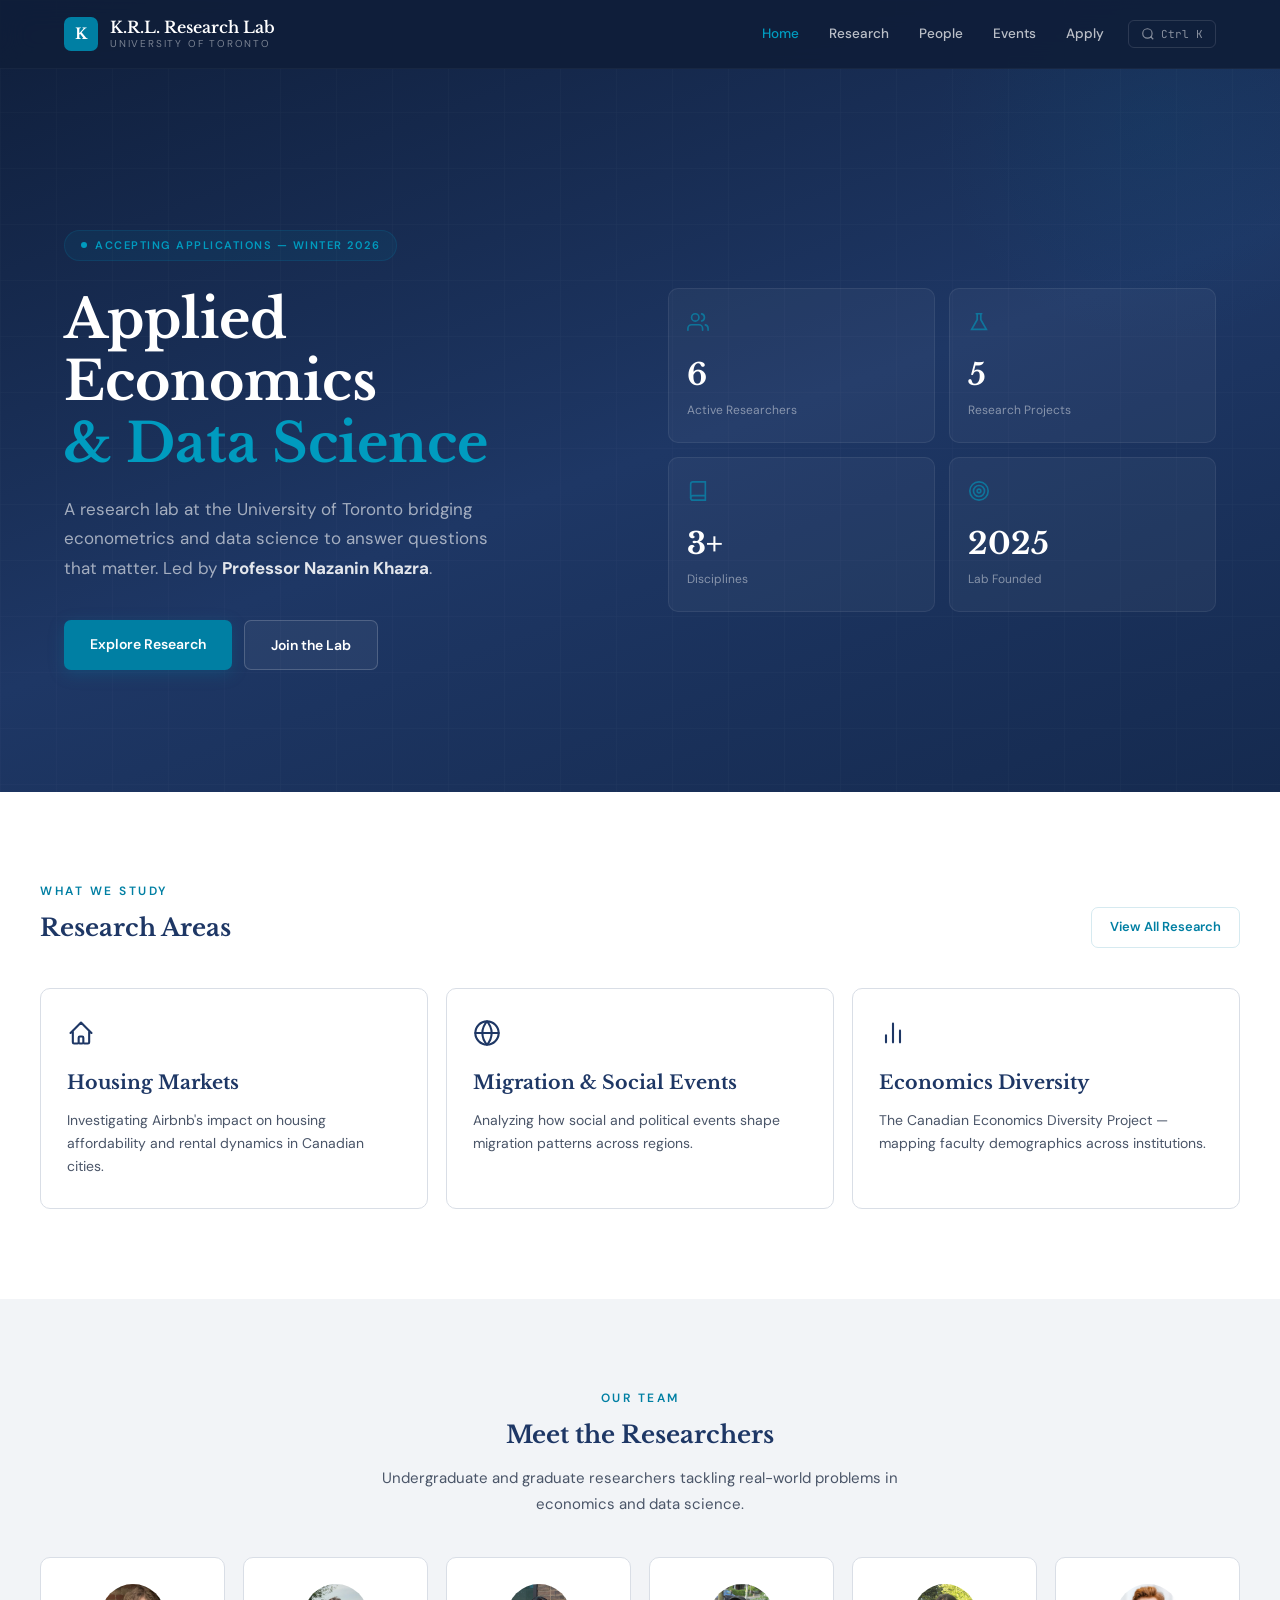
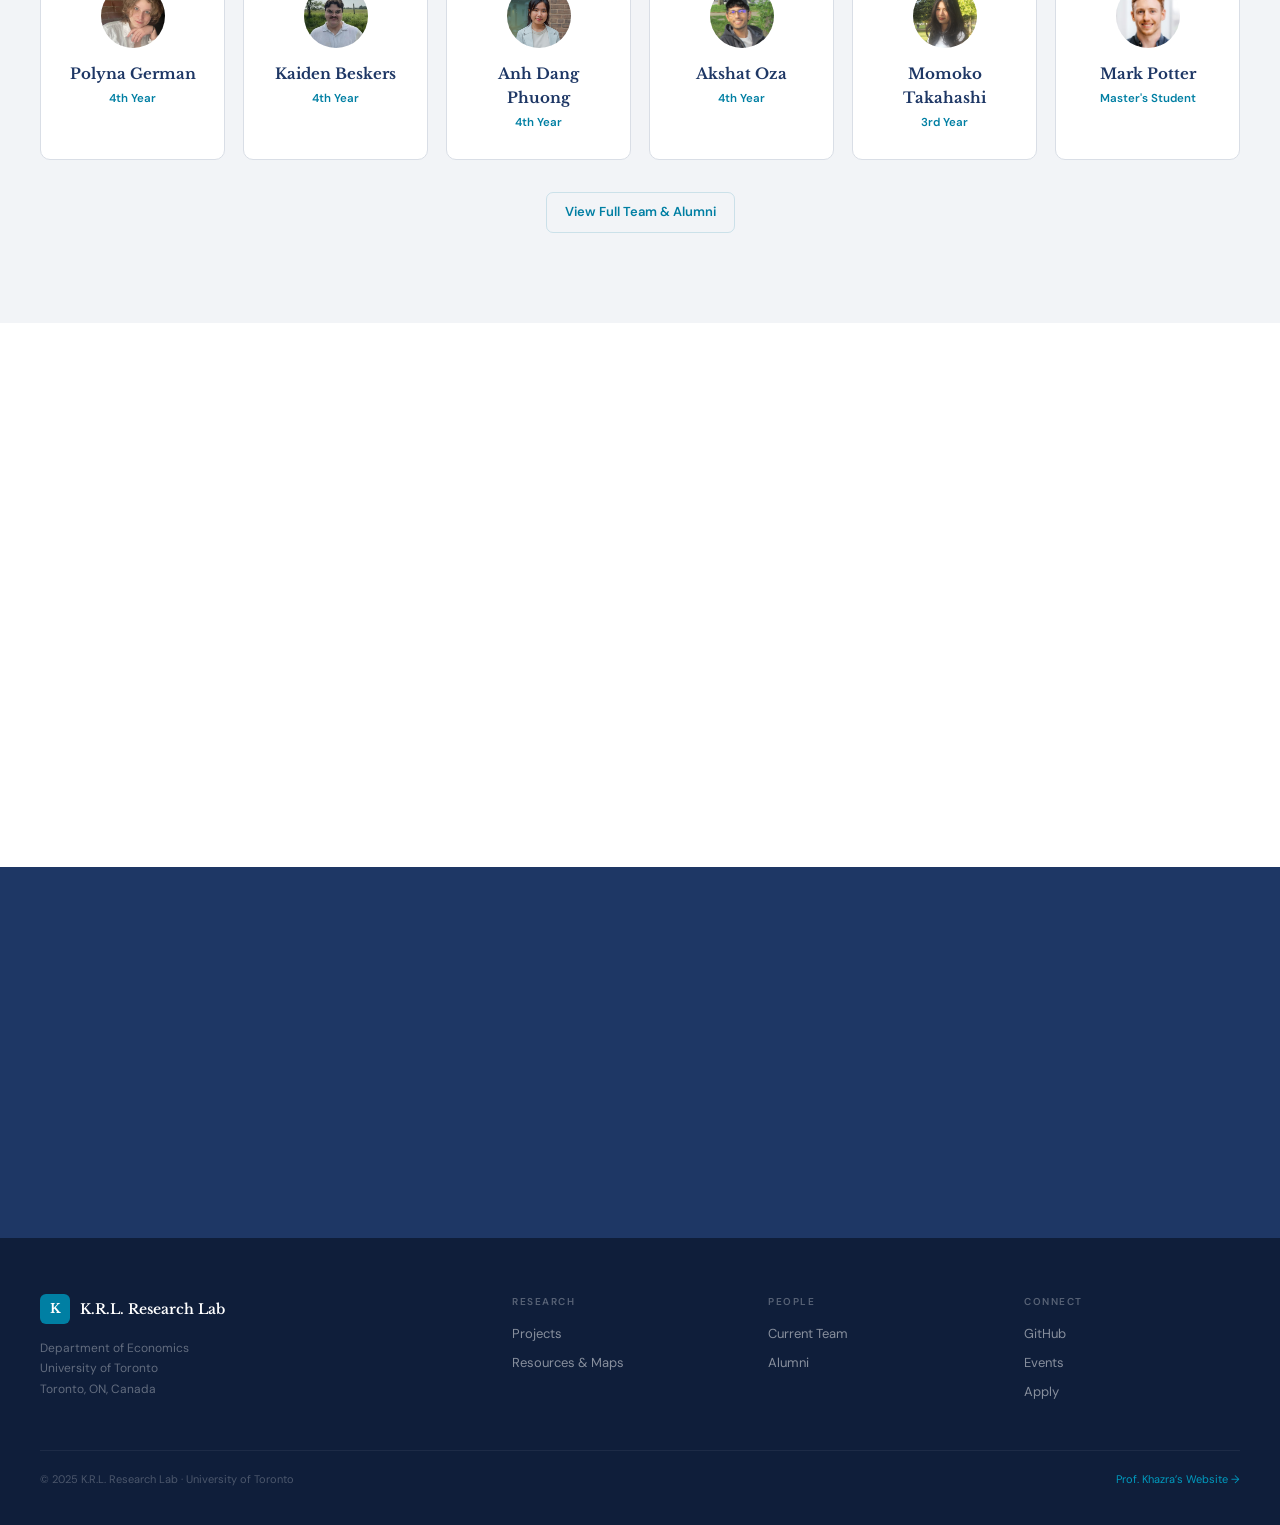
<file: index.html>
<!DOCTYPE html>
<html lang="en">
<head>
<meta charset="UTF-8">
<meta name="viewport" content="width=device-width, initial-scale=1.0">
<meta name="description" content="K.R.L. Research Lab — Applied Economics & Data Science at the University of Toronto, led by Professor Nazanin Khazra.">
<meta name="keywords" content="KRL Lab, University of Toronto, economics, data science, econometrics, research lab, Nazanin Khazra">
<title>Home — K.R.L. Research Lab</title>
<link rel="preconnect" href="https://fonts.googleapis.com">
<link rel="preconnect" href="https://fonts.gstatic.com" crossorigin>
<link href="https://fonts.googleapis.com/css2?family=DM+Sans:wght@300;400;500;600;700&family=Libre+Baskerville:wght@400;700&family=JetBrains+Mono:wght@400;500&display=swap" rel="stylesheet">
<link rel="stylesheet" href="https://cdnjs.cloudflare.com/ajax/libs/font-awesome/6.0.0/css/all.min.css">
<link rel="stylesheet" href="style.css">
</head>
<body>
<nav class="site-nav" id="siteNav">
  <div class="nav-inner">
    <a class="nav-logo" href="index.html">
      <div class="nav-logo-icon">K</div>
      <div class="nav-logo-text">
        <div class="nav-logo-name">K.R.L. Research Lab</div>
        <div class="nav-logo-sub">University of Toronto</div>
      </div>
    </a>
    <div class="nav-links">
      <div class="nav-item"><a href="index.html" class="active">Home</a></div>
      <div class="nav-item">
        <a href="research.html">Research</a>
        <div class="nav-dropdown">
          <a href="research.html">Projects</a>
          <a href="resources.html">Resources &amp; Maps</a>
        </div>
      </div>
      <div class="nav-item">
        <a href="people.html">People</a>
        <div class="nav-dropdown">
          <a href="people.html">Current Team</a>
          <a href="alumni.html">Alumni</a>
        </div>
      </div>
      <div class="nav-item"><a href="events.html">Events</a></div>
      <div class="nav-item"><a href="apply.html">Apply</a></div>
      <button class="nav-search-btn" onclick="openSearch()">
        <svg viewBox="0 0 24 24" fill="none" stroke="currentColor" stroke-width="2"><circle cx="11" cy="11" r="8"/><path d="m21 21-4.3-4.3"/></svg>
        Ctrl K
      </button>
    </div>
  </div>
</nav>

<div class="search-overlay" id="searchOverlay" onclick="closeSearch()">
  <div class="search-box" onclick="event.stopPropagation()">
    <div class="search-inner">
      <div class="search-input-row">
        <svg viewBox="0 0 24 24" fill="none" stroke-width="2" stroke-linecap="round"><circle cx="11" cy="11" r="8"/><path d="m21 21-4.3-4.3"/></svg>
        <input type="text" id="searchInput" placeholder="Search people, research, events…" oninput="doSearch()">
        <button class="search-esc" onclick="closeSearch()">ESC</button>
      </div>
      <div id="searchResults"></div>
    </div>
  </div>
</div>

<section class="hero" style="padding-top:68px">
  <div class="hero-blob1"></div>
  <div class="hero-inner">
    <div>
      <div class="hero-badge"><div class="hero-badge-dot"></div><span>Accepting Applications — Winter 2026</span></div>
      <h1>Applied Economics<br><span>&amp; Data Science</span></h1>
      <p class="hero-desc">A research lab at the University of Toronto bridging econometrics and data science to answer questions that matter. Led by <strong>Professor Nazanin Khazra</strong>.</p>
      <div class="hero-btns">
        <a href="research.html" class="btn-primary-link">Explore Research</a>
        <a href="apply.html" class="btn-outline-link">Join the Lab</a>
      </div>
    </div>
    <div class="hero-stats">
      <div class="stat-card"><svg width="22" height="22" viewBox="0 0 24 24" fill="none" stroke="#009BBF" stroke-width="1.8" stroke-linecap="round"><path d="M17 21v-2a4 4 0 00-4-4H5a4 4 0 00-4 4v2"/><circle cx="9" cy="7" r="4"/><path d="M23 21v-2a4 4 0 00-3-3.87M16 3.13a4 4 0 010 7.75"/></svg><div class="stat-num">6</div><div class="stat-label">Active Researchers</div></div>
      <div class="stat-card"><svg width="22" height="22" viewBox="0 0 24 24" fill="none" stroke="#009BBF" stroke-width="1.8" stroke-linecap="round"><path d="M9 3h6M10 3v6.5L4 20h16l-6-10.5V3"/></svg><div class="stat-num">5</div><div class="stat-label">Research Projects</div></div>
      <div class="stat-card"><svg width="22" height="22" viewBox="0 0 24 24" fill="none" stroke="#009BBF" stroke-width="1.8" stroke-linecap="round"><path d="M4 19.5A2.5 2.5 0 016.5 17H20"/><path d="M6.5 2H20v20H6.5A2.5 2.5 0 014 19.5v-15A2.5 2.5 0 016.5 2z"/></svg><div class="stat-num">3+</div><div class="stat-label">Disciplines</div></div>
      <div class="stat-card"><svg width="22" height="22" viewBox="0 0 24 24" fill="none" stroke="#009BBF" stroke-width="1.8" stroke-linecap="round"><circle cx="12" cy="12" r="10"/><circle cx="12" cy="12" r="6"/><circle cx="12" cy="12" r="2"/></svg><div class="stat-num">2025</div><div class="stat-label">Lab Founded</div></div>
    </div>
  </div>
</section>

<section class="section white-bg">
  <div class="section-inner reveal">
    <div class="section-head-row">
      <div><div class="section-label">What We Study</div><h2>Research Areas</h2></div>
      <a href="research.html" class="btn-link">View All Research</a>
    </div>
    <div class="card-grid col3" id="homeResearchCards"></div>
  </div>
</section>

<section class="section grey-bg">
  <div class="section-inner reveal" style="text-align:center">
    <div class="section-label">Our Team</div>
    <h2 style="margin-bottom:12px">Meet the Researchers</h2>
    <p style="font-size:15px;color:var(--text-mid);max-width:520px;margin:0 auto 40px;line-height:1.7">Undergraduate and graduate researchers tackling real-world problems in economics and data science.</p>
    <div class="card-grid col6" id="homeTeamCards"></div>
    <div style="margin-top:32px"><a href="people.html" class="btn-link">View Full Team &amp; Alumni</a></div>
  </div>
</section>

<section class="section white-bg">
  <div class="section-inner reveal">
    <div class="section-head-row">
      <div><div class="section-label">Lab Activity</div><h2>Events</h2></div>
      <a href="events.html" class="btn-link">All Events</a>
    </div>
    <div class="card feat-event-grid" style="border:1px solid var(--border)">
      <div class="feat-event-left">
        <div class="tag"><span>Featured Event</span></div>
        <h3>K.R.L. Lab Launch Event</h3>
        <div class="meta">January 9, 2026 &middot; University of Toronto</div>
      </div>
      <div class="feat-event-right">
        <p>The inaugural launch of the K.R.L. Research Lab, celebrating the beginning of our mission to bridge applied econometrics and data science.</p>
        <div style="margin-bottom:14px">
          <div style="font-size:10px;letter-spacing:1.5px;text-transform:uppercase;color:var(--boundless);font-weight:600;margin-bottom:8px">Topics</div>
          <div class="topic-pills">
            <span class="topic-pill">Lab Mission &amp; Vision</span>
            <span class="topic-pill">Applied Econometrics</span>
            <span class="topic-pill">Student Research</span>
            <span class="topic-pill">Data Science for Policy</span>
          </div>
        </div>
        <a href="events.html" style="font-size:13px;font-weight:600;color:var(--boundless)">View Details &rarr;</a>
      </div>
    </div>
  </div>
</section>

<section class="section blue-bg cta-band">
  <div class="section-inner reveal">
    <h2>Join Our Lab</h2>
    <p>Applications are open for Winter 2026. We value intellectual curiosity above all else.</p>
    <a href="https://forms.office.com/pages/responsepage.aspx?id=JsKqeAMvTUuQN7RtVsVSEB2rn6VEknlDvD0Hax_IFBVUNlpHWFo4NUkxRU43UzNEOENRMDZMWVBMMy4u&route=shorturl" target="_blank" class="btn-white">Apply Here</a>
  </div>
</section>

<footer class="site-footer">
  <div class="footer-inner">
    <div class="footer-grid">
      <div>
        <div class="footer-brand"><div class="icon">K</div><span>K.R.L. Research Lab</span></div>
        <p class="footer-addr">Department of Economics<br>University of Toronto<br>Toronto, ON, Canada</p>
      </div>
      <div class="footer-col">
        <div class="footer-col-title">Research</div>
        <a href="research.html">Projects</a>
        <a href="resources.html">Resources &amp; Maps</a>
      </div>
      <div class="footer-col">
        <div class="footer-col-title">People</div>
        <a href="people.html">Current Team</a>
        <a href="alumni.html">Alumni</a>
      </div>
      <div class="footer-col">
        <div class="footer-col-title">Connect</div>
        <a href="https://github.com/KRLResearchLab" target="_blank">GitHub</a>
        <a href="events.html">Events</a>
        <a href="apply.html">Apply</a>
      </div>
    </div>
    <div class="footer-bottom">
      <span class="footer-copy">&copy; 2025 K.R.L. Research Lab &middot; University of Toronto</span>
      <a href="https://www.nazaninkhazra.com/home" target="_blank" class="footer-link">Prof. Khazra&rsquo;s Website &rarr;</a>
    </div>
  </div>
</footer>
<script src="script.js"></script>
</body>
</html>
</file>
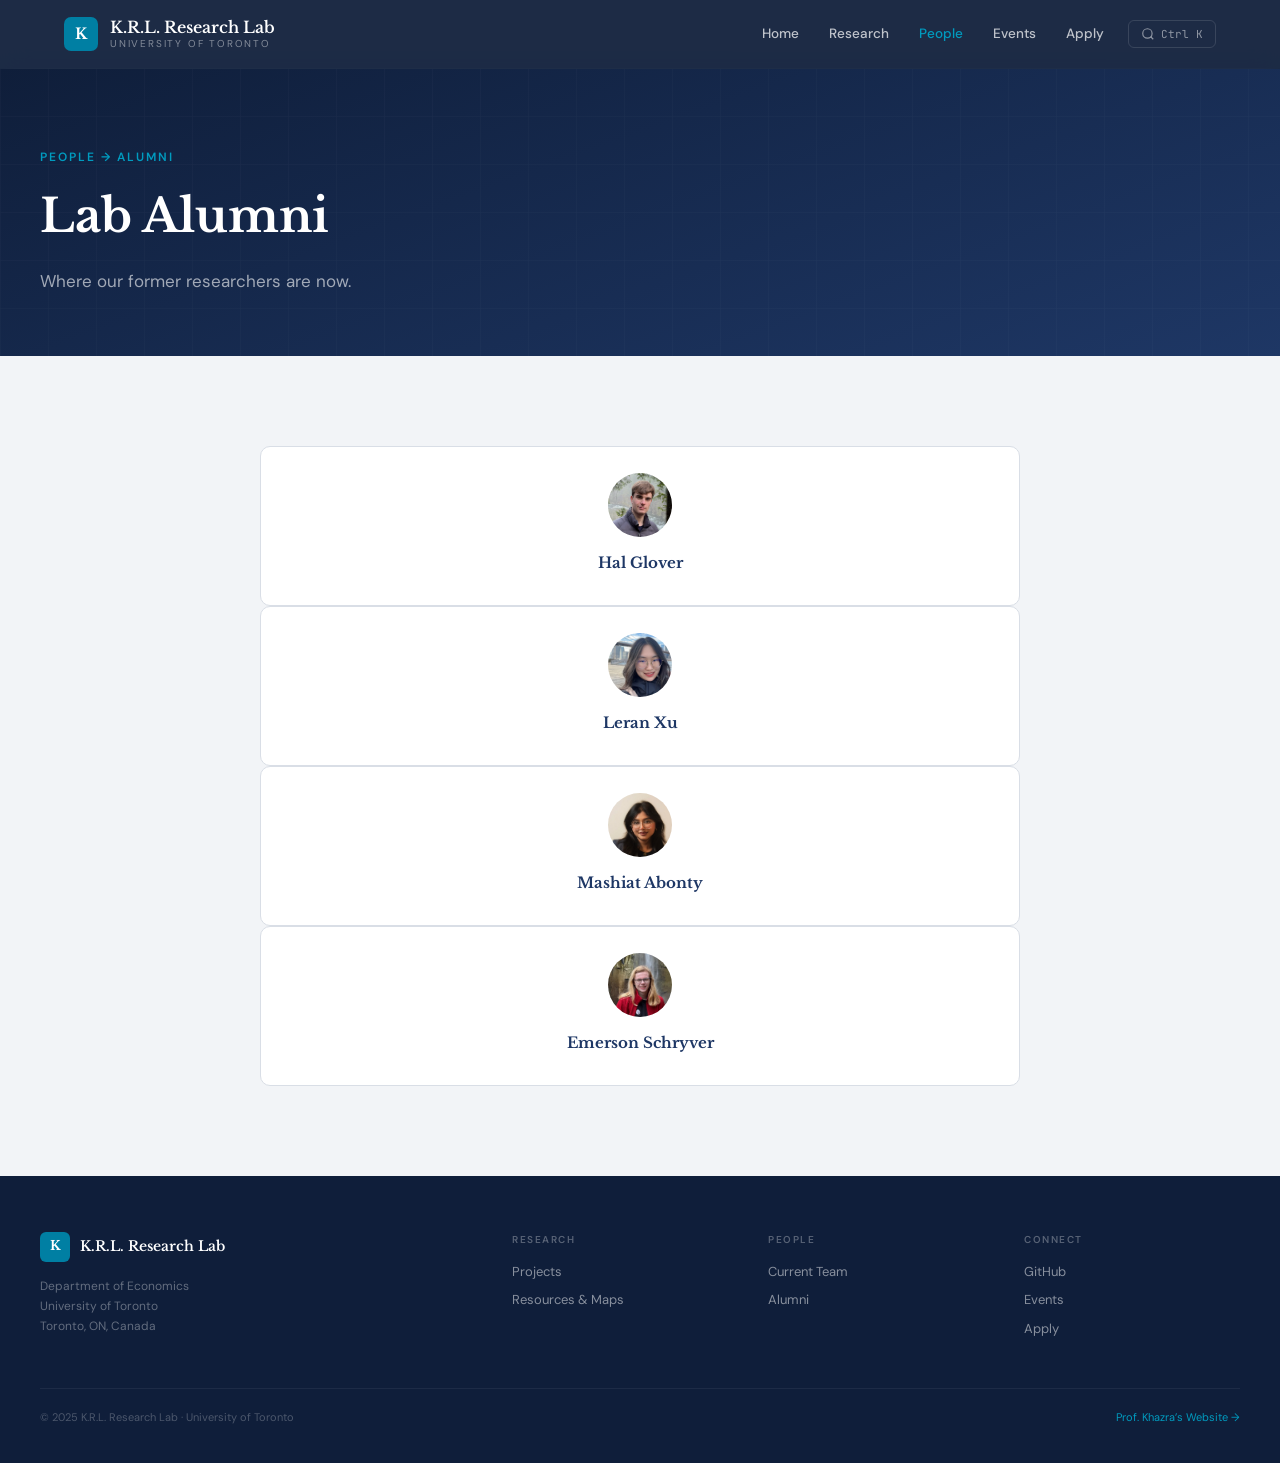
<file: alumni.html>
<!DOCTYPE html>
<html lang="en">
<head>
<meta charset="UTF-8">
<meta name="viewport" content="width=device-width, initial-scale=1.0">
<meta name="description" content="K.R.L. Research Lab — Applied Economics & Data Science at the University of Toronto, led by Professor Nazanin Khazra.">
<meta name="keywords" content="KRL Lab, University of Toronto, economics, data science, econometrics, research lab, Nazanin Khazra">
<title>Alumni — K.R.L. Research Lab</title>
<link rel="preconnect" href="https://fonts.googleapis.com">
<link rel="preconnect" href="https://fonts.gstatic.com" crossorigin>
<link href="https://fonts.googleapis.com/css2?family=DM+Sans:wght@300;400;500;600;700&family=Libre+Baskerville:wght@400;700&family=JetBrains+Mono:wght@400;500&display=swap" rel="stylesheet">
<link rel="stylesheet" href="https://cdnjs.cloudflare.com/ajax/libs/font-awesome/6.0.0/css/all.min.css">
<link rel="stylesheet" href="style.css">
</head>
<body>
<nav class="site-nav" id="siteNav">
  <div class="nav-inner">
    <a class="nav-logo" href="index.html">
      <div class="nav-logo-icon">K</div>
      <div class="nav-logo-text">
        <div class="nav-logo-name">K.R.L. Research Lab</div>
        <div class="nav-logo-sub">University of Toronto</div>
      </div>
    </a>
    <div class="nav-links">
      <div class="nav-item"><a href="index.html">Home</a></div>
      <div class="nav-item">
        <a href="research.html">Research</a>
        <div class="nav-dropdown">
          <a href="research.html">Projects</a>
          <a href="resources.html">Resources &amp; Maps</a>
        </div>
      </div>
      <div class="nav-item">
        <a href="people.html" class="active">People</a>
        <div class="nav-dropdown">
          <a href="people.html">Current Team</a>
          <a href="alumni.html">Alumni</a>
        </div>
      </div>
      <div class="nav-item"><a href="events.html">Events</a></div>
      <div class="nav-item"><a href="apply.html">Apply</a></div>
      <button class="nav-search-btn" onclick="openSearch()">
        <svg viewBox="0 0 24 24" fill="none" stroke="currentColor" stroke-width="2"><circle cx="11" cy="11" r="8"/><path d="m21 21-4.3-4.3"/></svg>
        Ctrl K
      </button>
    </div>
  </div>
</nav>

<div class="search-overlay" id="searchOverlay" onclick="closeSearch()">
  <div class="search-box" onclick="event.stopPropagation()">
    <div class="search-inner">
      <div class="search-input-row">
        <svg viewBox="0 0 24 24" fill="none" stroke-width="2" stroke-linecap="round"><circle cx="11" cy="11" r="8"/><path d="m21 21-4.3-4.3"/></svg>
        <input type="text" id="searchInput" placeholder="Search people, research, events…" oninput="doSearch()">
        <button class="search-esc" onclick="closeSearch()">ESC</button>
      </div>
      <div id="searchResults"></div>
    </div>
  </div>
</div>

<div style="padding-top:68px">
  <div class="page-header"><div class="page-header-inner"><div class="breadcrumb">People &rarr; Alumni</div><h1>Lab Alumni</h1><div class="subtitle">Where our former researchers are now.</div></div></div>
  <section class="section grey-bg"><div class="section-inner" style="max-width:760px" id="alumniList"></div></section>
</div>

<footer class="site-footer">
  <div class="footer-inner">
    <div class="footer-grid">
      <div>
        <div class="footer-brand"><div class="icon">K</div><span>K.R.L. Research Lab</span></div>
        <p class="footer-addr">Department of Economics<br>University of Toronto<br>Toronto, ON, Canada</p>
      </div>
      <div class="footer-col">
        <div class="footer-col-title">Research</div>
        <a href="research.html">Projects</a>
        <a href="resources.html">Resources &amp; Maps</a>
      </div>
      <div class="footer-col">
        <div class="footer-col-title">People</div>
        <a href="people.html">Current Team</a>
        <a href="alumni.html">Alumni</a>
      </div>
      <div class="footer-col">
        <div class="footer-col-title">Connect</div>
        <a href="https://github.com/KRLResearchLab" target="_blank">GitHub</a>
        <a href="events.html">Events</a>
        <a href="apply.html">Apply</a>
      </div>
    </div>
    <div class="footer-bottom">
      <span class="footer-copy">&copy; 2025 K.R.L. Research Lab &middot; University of Toronto</span>
      <a href="https://www.nazaninkhazra.com/home" target="_blank" class="footer-link">Prof. Khazra&rsquo;s Website &rarr;</a>
    </div>
  </div>
</footer>
<script src="script.js"></script>
</body>
</html>
</file>
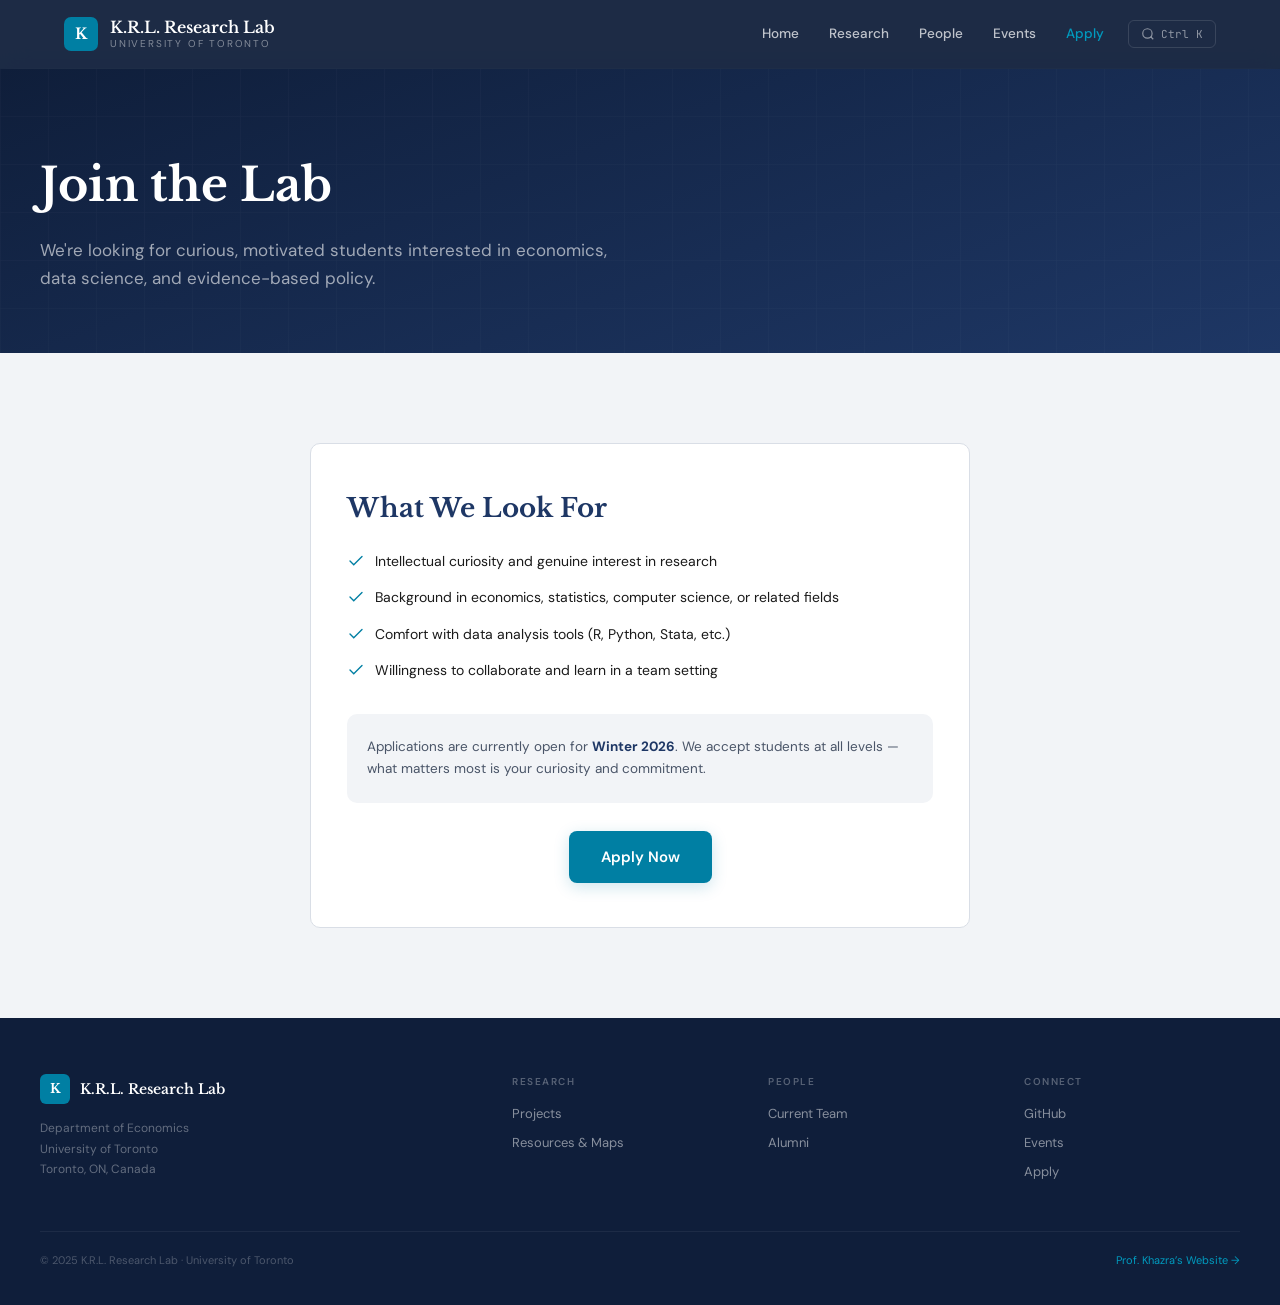
<file: apply.html>
<!DOCTYPE html>
<html lang="en">
<head>
<meta charset="UTF-8">
<meta name="viewport" content="width=device-width, initial-scale=1.0">
<meta name="description" content="K.R.L. Research Lab — Applied Economics & Data Science at the University of Toronto, led by Professor Nazanin Khazra.">
<meta name="keywords" content="KRL Lab, University of Toronto, economics, data science, econometrics, research lab, Nazanin Khazra">
<title>Apply — K.R.L. Research Lab</title>
<link rel="preconnect" href="https://fonts.googleapis.com">
<link rel="preconnect" href="https://fonts.gstatic.com" crossorigin>
<link href="https://fonts.googleapis.com/css2?family=DM+Sans:wght@300;400;500;600;700&family=Libre+Baskerville:wght@400;700&family=JetBrains+Mono:wght@400;500&display=swap" rel="stylesheet">
<link rel="stylesheet" href="https://cdnjs.cloudflare.com/ajax/libs/font-awesome/6.0.0/css/all.min.css">
<link rel="stylesheet" href="style.css">
</head>
<body>
<nav class="site-nav" id="siteNav">
  <div class="nav-inner">
    <a class="nav-logo" href="index.html">
      <div class="nav-logo-icon">K</div>
      <div class="nav-logo-text">
        <div class="nav-logo-name">K.R.L. Research Lab</div>
        <div class="nav-logo-sub">University of Toronto</div>
      </div>
    </a>
    <div class="nav-links">
      <div class="nav-item"><a href="index.html">Home</a></div>
      <div class="nav-item">
        <a href="research.html">Research</a>
        <div class="nav-dropdown">
          <a href="research.html">Projects</a>
          <a href="resources.html">Resources &amp; Maps</a>
        </div>
      </div>
      <div class="nav-item">
        <a href="people.html">People</a>
        <div class="nav-dropdown">
          <a href="people.html">Current Team</a>
          <a href="alumni.html">Alumni</a>
        </div>
      </div>
      <div class="nav-item"><a href="events.html">Events</a></div>
      <div class="nav-item"><a href="apply.html" class="active">Apply</a></div>
      <button class="nav-search-btn" onclick="openSearch()">
        <svg viewBox="0 0 24 24" fill="none" stroke="currentColor" stroke-width="2"><circle cx="11" cy="11" r="8"/><path d="m21 21-4.3-4.3"/></svg>
        Ctrl K
      </button>
    </div>
  </div>
</nav>

<div class="search-overlay" id="searchOverlay" onclick="closeSearch()">
  <div class="search-box" onclick="event.stopPropagation()">
    <div class="search-inner">
      <div class="search-input-row">
        <svg viewBox="0 0 24 24" fill="none" stroke-width="2" stroke-linecap="round"><circle cx="11" cy="11" r="8"/><path d="m21 21-4.3-4.3"/></svg>
        <input type="text" id="searchInput" placeholder="Search people, research, events…" oninput="doSearch()">
        <button class="search-esc" onclick="closeSearch()">ESC</button>
      </div>
      <div id="searchResults"></div>
    </div>
  </div>
</div>

<div style="padding-top:68px">
  <div class="page-header"><div class="page-header-inner"><h1>Join the Lab</h1><div class="subtitle">We're looking for curious, motivated students interested in economics, data science, and evidence-based policy.</div></div></div>
  <section class="section grey-bg">
    <div class="section-inner narrower">
      <div class="card no-hover apply-card reveal">
        <h2>What We Look For</h2>
        <div id="applyReqs"></div>
        <div class="apply-note"><p>Applications are currently open for <strong>Winter 2026</strong>. We accept students at all levels — what matters most is your curiosity and commitment.</p></div>
        <div style="text-align:center"><a href="https://forms.office.com/pages/responsepage.aspx?id=JsKqeAMvTUuQN7RtVsVSEB2rn6VEknlDvD0Hax_IFBVUNlpHWFo4NUkxRU43UzNEOENRMDZMWVBMMy4u&route=shorturl" target="_blank" class="btn-apply">Apply Now</a></div>
      </div>
    </div>
  </section>
</div>

<footer class="site-footer">
  <div class="footer-inner">
    <div class="footer-grid">
      <div>
        <div class="footer-brand"><div class="icon">K</div><span>K.R.L. Research Lab</span></div>
        <p class="footer-addr">Department of Economics<br>University of Toronto<br>Toronto, ON, Canada</p>
      </div>
      <div class="footer-col">
        <div class="footer-col-title">Research</div>
        <a href="research.html">Projects</a>
        <a href="resources.html">Resources &amp; Maps</a>
      </div>
      <div class="footer-col">
        <div class="footer-col-title">People</div>
        <a href="people.html">Current Team</a>
        <a href="alumni.html">Alumni</a>
      </div>
      <div class="footer-col">
        <div class="footer-col-title">Connect</div>
        <a href="https://github.com/KRLResearchLab" target="_blank">GitHub</a>
        <a href="events.html">Events</a>
        <a href="apply.html">Apply</a>
      </div>
    </div>
    <div class="footer-bottom">
      <span class="footer-copy">&copy; 2025 K.R.L. Research Lab &middot; University of Toronto</span>
      <a href="https://www.nazaninkhazra.com/home" target="_blank" class="footer-link">Prof. Khazra&rsquo;s Website &rarr;</a>
    </div>
  </div>
</footer>
<script src="script.js"></script>
</body>
</html>
</file>
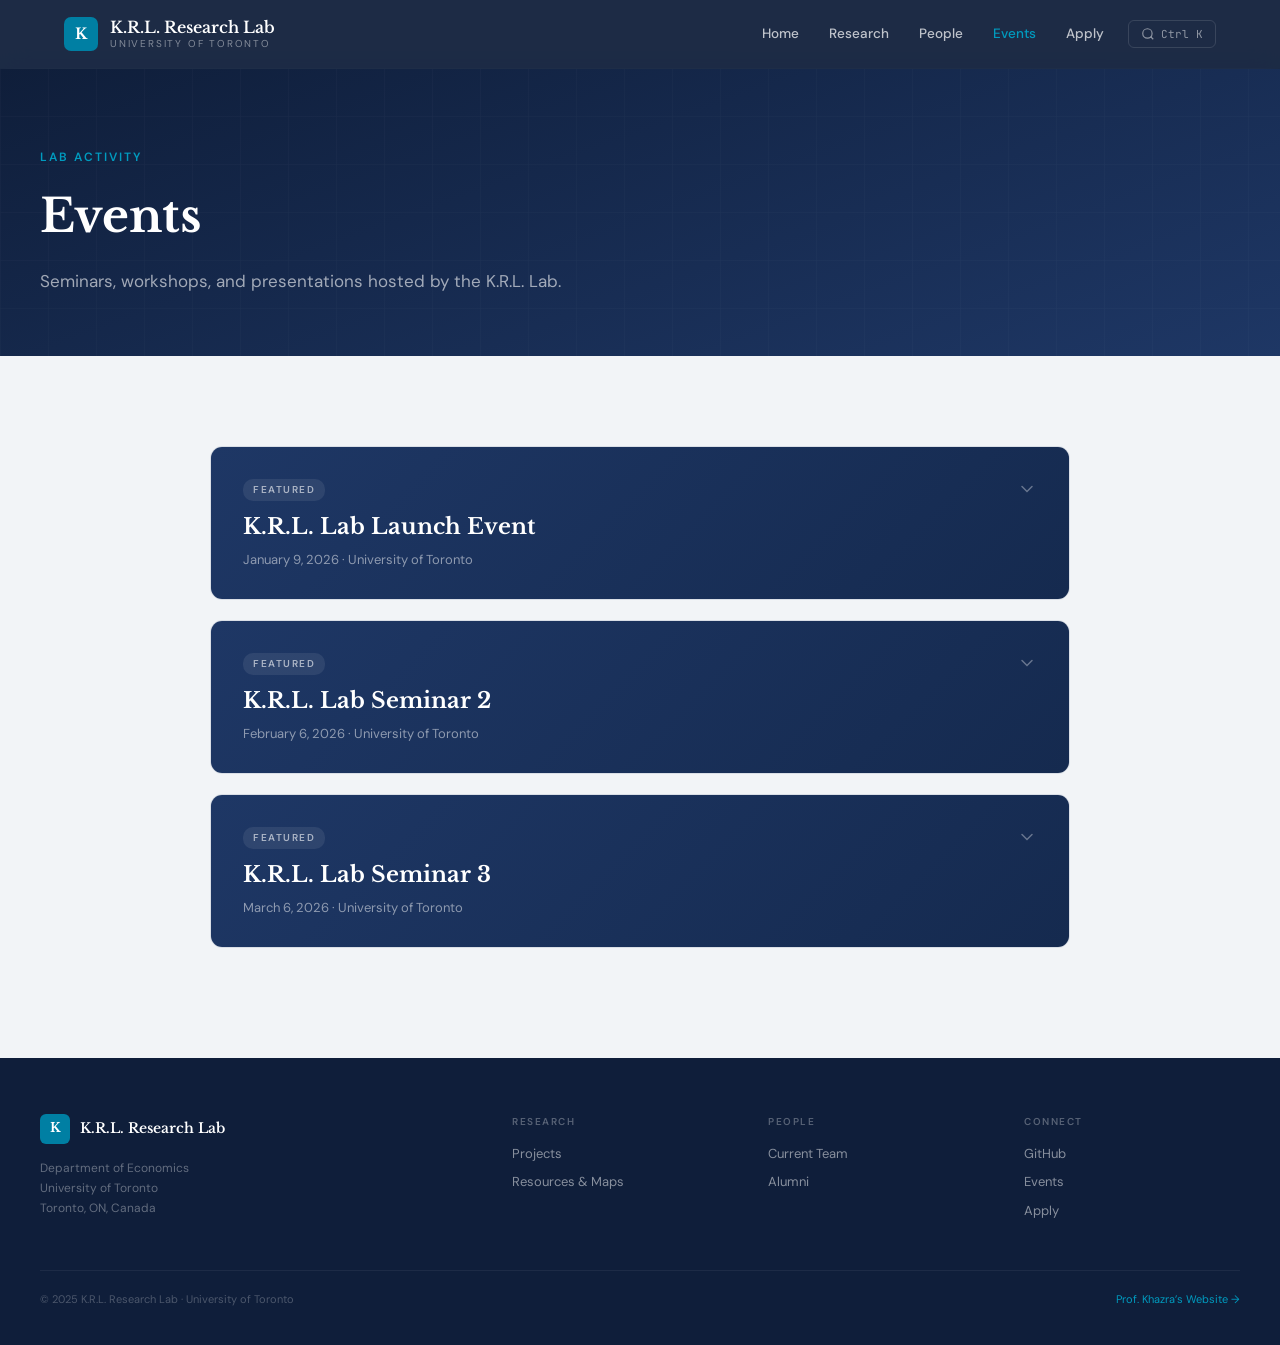
<file: events.html>
<!DOCTYPE html>
<html lang="en">
<head>
<meta charset="UTF-8">
<meta name="viewport" content="width=device-width, initial-scale=1.0">
<meta name="description" content="K.R.L. Research Lab — Applied Economics & Data Science at the University of Toronto, led by Professor Nazanin Khazra.">
<meta name="keywords" content="KRL Lab, University of Toronto, economics, data science, econometrics, research lab, Nazanin Khazra">
<title>Events — K.R.L. Research Lab</title>
<link rel="preconnect" href="https://fonts.googleapis.com">
<link rel="preconnect" href="https://fonts.gstatic.com" crossorigin>
<link href="https://fonts.googleapis.com/css2?family=DM+Sans:wght@300;400;500;600;700&family=Libre+Baskerville:wght@400;700&family=JetBrains+Mono:wght@400;500&display=swap" rel="stylesheet">
<link rel="stylesheet" href="https://cdnjs.cloudflare.com/ajax/libs/font-awesome/6.0.0/css/all.min.css">
<link rel="stylesheet" href="style.css">
</head>
<body>
<nav class="site-nav" id="siteNav">
  <div class="nav-inner">
    <a class="nav-logo" href="index.html">
      <div class="nav-logo-icon">K</div>
      <div class="nav-logo-text">
        <div class="nav-logo-name">K.R.L. Research Lab</div>
        <div class="nav-logo-sub">University of Toronto</div>
      </div>
    </a>
    <div class="nav-links">
      <div class="nav-item"><a href="index.html">Home</a></div>
      <div class="nav-item">
        <a href="research.html">Research</a>
        <div class="nav-dropdown">
          <a href="research.html">Projects</a>
          <a href="resources.html">Resources &amp; Maps</a>
        </div>
      </div>
      <div class="nav-item">
        <a href="people.html">People</a>
        <div class="nav-dropdown">
          <a href="people.html">Current Team</a>
          <a href="alumni.html">Alumni</a>
        </div>
      </div>
      <div class="nav-item"><a href="events.html" class="active">Events</a></div>
      <div class="nav-item"><a href="apply.html">Apply</a></div>
      <button class="nav-search-btn" onclick="openSearch()">
        <svg viewBox="0 0 24 24" fill="none" stroke="currentColor" stroke-width="2"><circle cx="11" cy="11" r="8"/><path d="m21 21-4.3-4.3"/></svg>
        Ctrl K
      </button>
    </div>
  </div>
</nav>

<div class="search-overlay" id="searchOverlay" onclick="closeSearch()">
  <div class="search-box" onclick="event.stopPropagation()">
    <div class="search-inner">
      <div class="search-input-row">
        <svg viewBox="0 0 24 24" fill="none" stroke-width="2" stroke-linecap="round"><circle cx="11" cy="11" r="8"/><path d="m21 21-4.3-4.3"/></svg>
        <input type="text" id="searchInput" placeholder="Search people, research, events…" oninput="doSearch()">
        <button class="search-esc" onclick="closeSearch()">ESC</button>
      </div>
      <div id="searchResults"></div>
    </div>
  </div>
</div>

<div style="padding-top:68px">
  <div class="page-header"><div class="page-header-inner"><div class="breadcrumb">Lab Activity</div><h1>Events</h1><div class="subtitle">Seminars, workshops, and presentations hosted by the K.R.L. Lab.</div></div></div>
  <section class="section grey-bg"><div class="section-inner narrow" id="eventsList"></div></section>
</div>

<footer class="site-footer">
  <div class="footer-inner">
    <div class="footer-grid">
      <div>
        <div class="footer-brand"><div class="icon">K</div><span>K.R.L. Research Lab</span></div>
        <p class="footer-addr">Department of Economics<br>University of Toronto<br>Toronto, ON, Canada</p>
      </div>
      <div class="footer-col">
        <div class="footer-col-title">Research</div>
        <a href="research.html">Projects</a>
        <a href="resources.html">Resources &amp; Maps</a>
      </div>
      <div class="footer-col">
        <div class="footer-col-title">People</div>
        <a href="people.html">Current Team</a>
        <a href="alumni.html">Alumni</a>
      </div>
      <div class="footer-col">
        <div class="footer-col-title">Connect</div>
        <a href="https://github.com/KRLResearchLab" target="_blank">GitHub</a>
        <a href="events.html">Events</a>
        <a href="apply.html">Apply</a>
      </div>
    </div>
    <div class="footer-bottom">
      <span class="footer-copy">&copy; 2025 K.R.L. Research Lab &middot; University of Toronto</span>
      <a href="https://www.nazaninkhazra.com/home" target="_blank" class="footer-link">Prof. Khazra&rsquo;s Website &rarr;</a>
    </div>
  </div>
</footer>
<script src="script.js"></script>
</body>
</html>
</file>
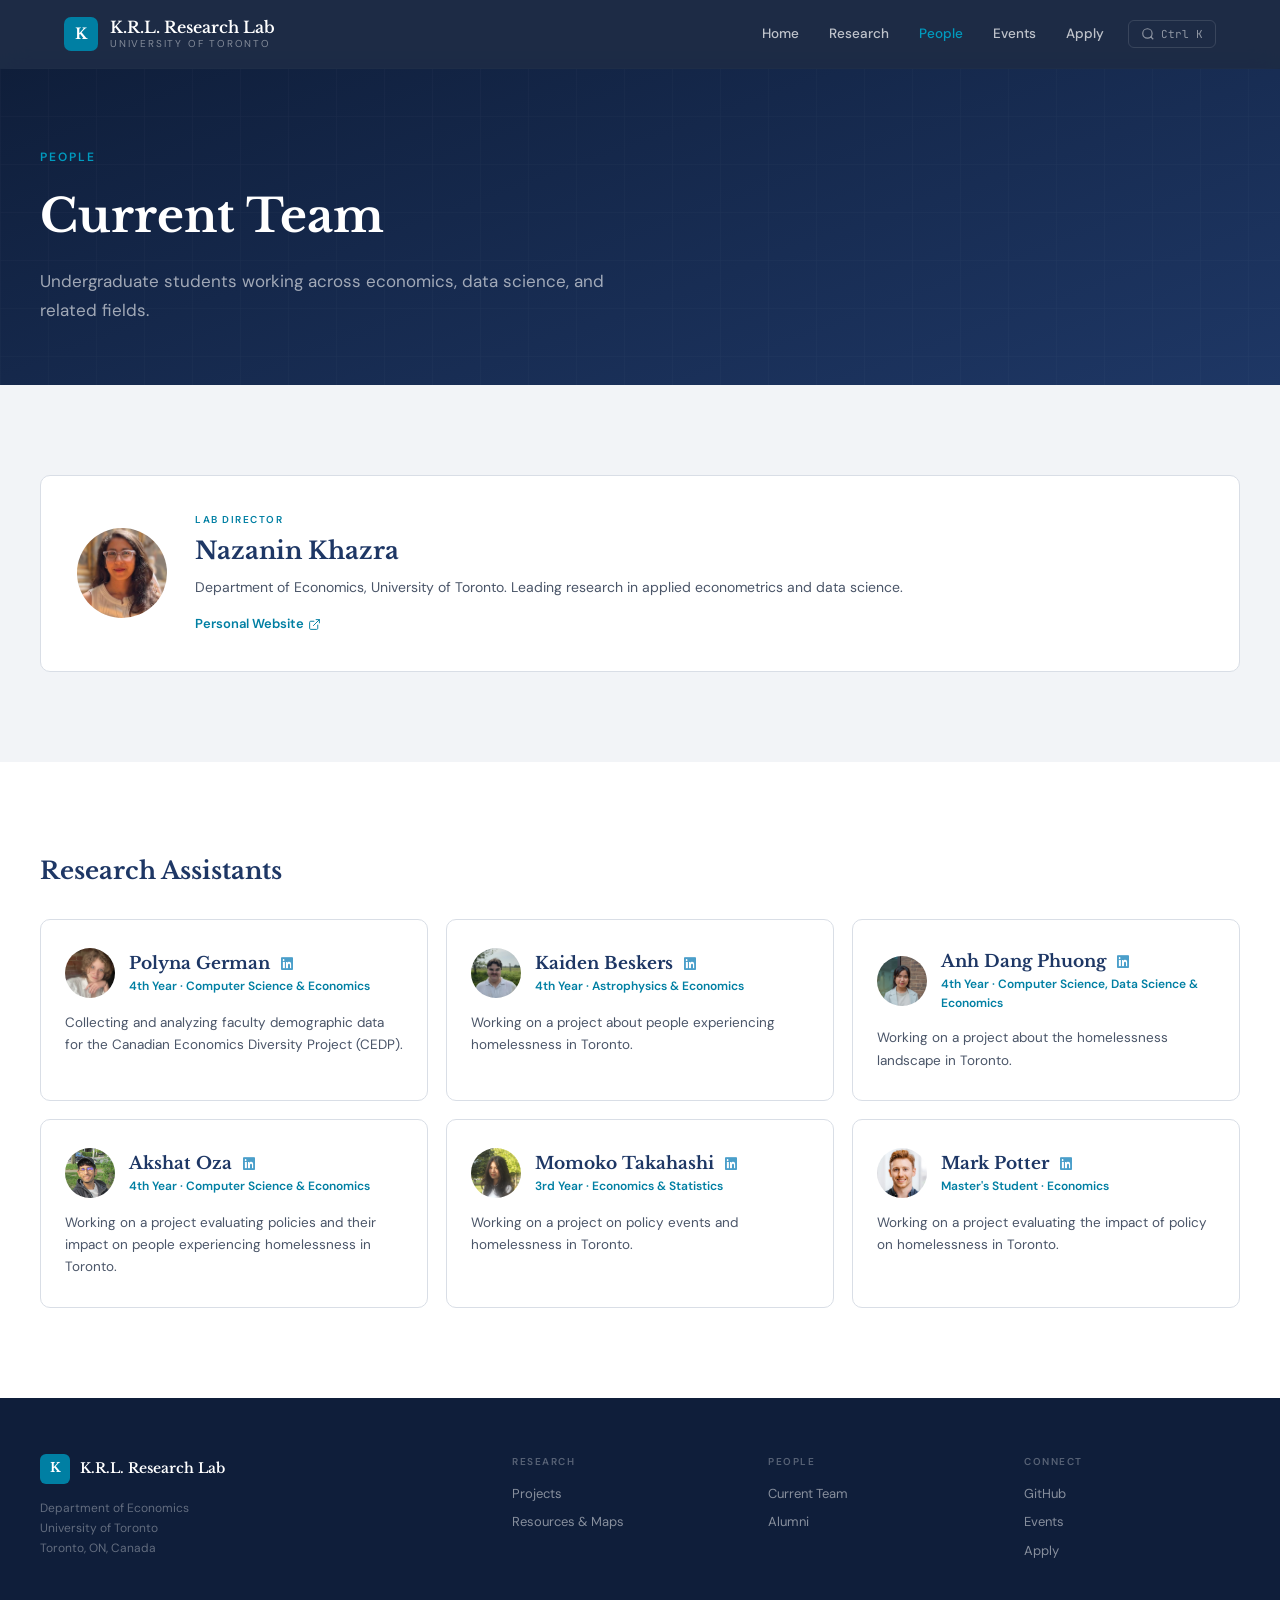
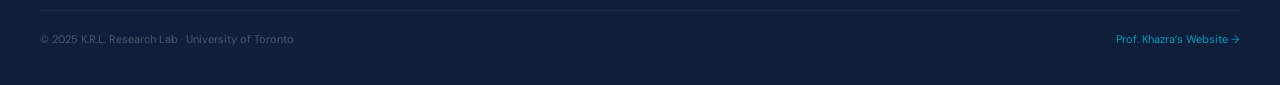
<file: people.html>
<!DOCTYPE html>
<html lang="en">
<head>
<meta charset="UTF-8">
<meta name="viewport" content="width=device-width, initial-scale=1.0">
<meta name="description" content="K.R.L. Research Lab — Applied Economics & Data Science at the University of Toronto, led by Professor Nazanin Khazra.">
<meta name="keywords" content="KRL Lab, University of Toronto, economics, data science, econometrics, research lab, Nazanin Khazra">
<title>People — K.R.L. Research Lab</title>
<link rel="preconnect" href="https://fonts.googleapis.com">
<link rel="preconnect" href="https://fonts.gstatic.com" crossorigin>
<link href="https://fonts.googleapis.com/css2?family=DM+Sans:wght@300;400;500;600;700&family=Libre+Baskerville:wght@400;700&family=JetBrains+Mono:wght@400;500&display=swap" rel="stylesheet">
<link rel="stylesheet" href="https://cdnjs.cloudflare.com/ajax/libs/font-awesome/6.0.0/css/all.min.css">
<link rel="stylesheet" href="style.css">
</head>
<body>
<nav class="site-nav" id="siteNav">
  <div class="nav-inner">
    <a class="nav-logo" href="index.html">
      <div class="nav-logo-icon">K</div>
      <div class="nav-logo-text">
        <div class="nav-logo-name">K.R.L. Research Lab</div>
        <div class="nav-logo-sub">University of Toronto</div>
      </div>
    </a>
    <div class="nav-links">
      <div class="nav-item"><a href="index.html">Home</a></div>
      <div class="nav-item">
        <a href="research.html">Research</a>
        <div class="nav-dropdown">
          <a href="research.html">Projects</a>
          <a href="resources.html">Resources &amp; Maps</a>
        </div>
      </div>
      <div class="nav-item">
        <a href="people.html" class="active">People</a>
        <div class="nav-dropdown">
          <a href="people.html">Current Team</a>
          <a href="alumni.html">Alumni</a>
        </div>
      </div>
      <div class="nav-item"><a href="events.html">Events</a></div>
      <div class="nav-item"><a href="apply.html">Apply</a></div>
      <button class="nav-search-btn" onclick="openSearch()">
        <svg viewBox="0 0 24 24" fill="none" stroke="currentColor" stroke-width="2"><circle cx="11" cy="11" r="8"/><path d="m21 21-4.3-4.3"/></svg>
        Ctrl K
      </button>
    </div>
  </div>
</nav>

<div class="search-overlay" id="searchOverlay" onclick="closeSearch()">
  <div class="search-box" onclick="event.stopPropagation()">
    <div class="search-inner">
      <div class="search-input-row">
        <svg viewBox="0 0 24 24" fill="none" stroke-width="2" stroke-linecap="round"><circle cx="11" cy="11" r="8"/><path d="m21 21-4.3-4.3"/></svg>
        <input type="text" id="searchInput" placeholder="Search people, research, events…" oninput="doSearch()">
        <button class="search-esc" onclick="closeSearch()">ESC</button>
      </div>
      <div id="searchResults"></div>
    </div>
  </div>
</div>

<div style="padding-top:68px">
  <div class="page-header"><div class="page-header-inner"><div class="breadcrumb">People</div><h1>Current Team</h1><div class="subtitle">Undergraduate students working across economics, data science, and related fields.</div></div></div>
  <section class="section grey-bg"><div class="section-inner"><div class="card no-hover director-card reveal" id="directorCard"></div></div></section>
  <section class="section white-bg"><div class="section-inner"><h2 style="margin-bottom:28px">Research Assistants</h2><div class="card-grid col3" id="peopleCards"></div></div></section>
</div>

<footer class="site-footer">
  <div class="footer-inner">
    <div class="footer-grid">
      <div>
        <div class="footer-brand"><div class="icon">K</div><span>K.R.L. Research Lab</span></div>
        <p class="footer-addr">Department of Economics<br>University of Toronto<br>Toronto, ON, Canada</p>
      </div>
      <div class="footer-col">
        <div class="footer-col-title">Research</div>
        <a href="research.html">Projects</a>
        <a href="resources.html">Resources &amp; Maps</a>
      </div>
      <div class="footer-col">
        <div class="footer-col-title">People</div>
        <a href="people.html">Current Team</a>
        <a href="alumni.html">Alumni</a>
      </div>
      <div class="footer-col">
        <div class="footer-col-title">Connect</div>
        <a href="https://github.com/KRLResearchLab" target="_blank">GitHub</a>
        <a href="events.html">Events</a>
        <a href="apply.html">Apply</a>
      </div>
    </div>
    <div class="footer-bottom">
      <span class="footer-copy">&copy; 2025 K.R.L. Research Lab &middot; University of Toronto</span>
      <a href="https://www.nazaninkhazra.com/home" target="_blank" class="footer-link">Prof. Khazra&rsquo;s Website &rarr;</a>
    </div>
  </div>
</footer>
<script src="script.js"></script>
</body>
</html>
</file>
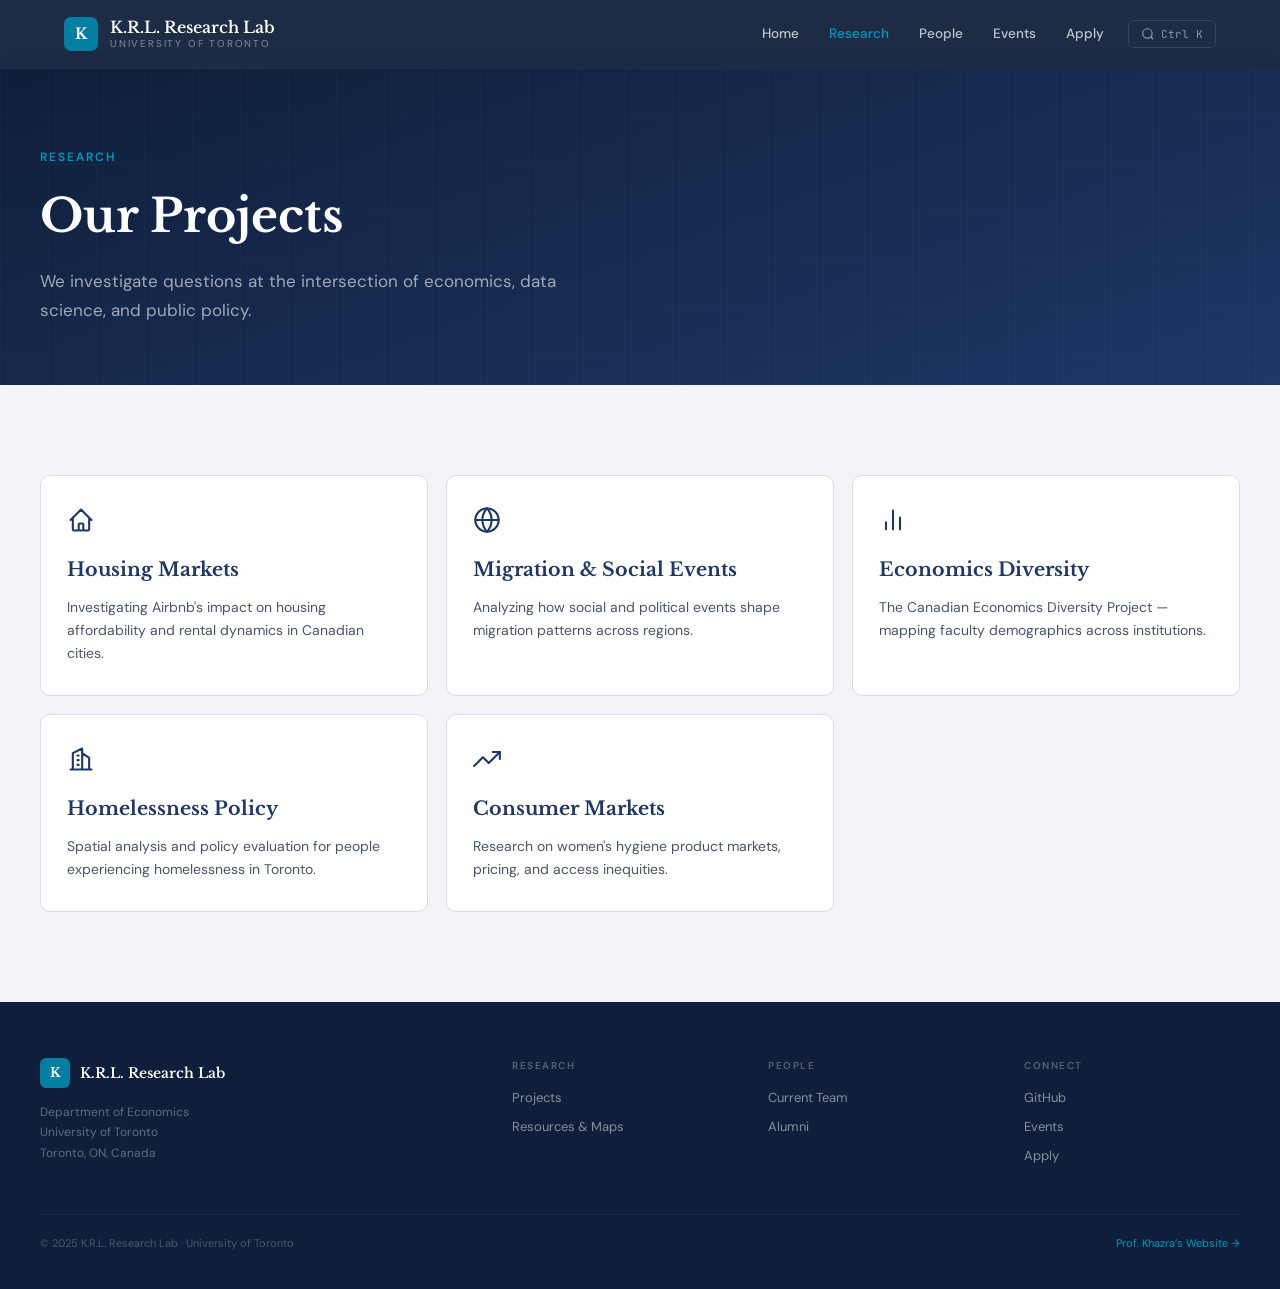
<file: research.html>
<!DOCTYPE html>
<html lang="en">
<head>
<meta charset="UTF-8">
<meta name="viewport" content="width=device-width, initial-scale=1.0">
<meta name="description" content="K.R.L. Research Lab — Applied Economics & Data Science at the University of Toronto, led by Professor Nazanin Khazra.">
<meta name="keywords" content="KRL Lab, University of Toronto, economics, data science, econometrics, research lab, Nazanin Khazra">
<title>Research — K.R.L. Research Lab</title>
<link rel="preconnect" href="https://fonts.googleapis.com">
<link rel="preconnect" href="https://fonts.gstatic.com" crossorigin>
<link href="https://fonts.googleapis.com/css2?family=DM+Sans:wght@300;400;500;600;700&family=Libre+Baskerville:wght@400;700&family=JetBrains+Mono:wght@400;500&display=swap" rel="stylesheet">
<link rel="stylesheet" href="https://cdnjs.cloudflare.com/ajax/libs/font-awesome/6.0.0/css/all.min.css">
<link rel="stylesheet" href="style.css">
</head>
<body>
<nav class="site-nav" id="siteNav">
  <div class="nav-inner">
    <a class="nav-logo" href="index.html">
      <div class="nav-logo-icon">K</div>
      <div class="nav-logo-text">
        <div class="nav-logo-name">K.R.L. Research Lab</div>
        <div class="nav-logo-sub">University of Toronto</div>
      </div>
    </a>
    <div class="nav-links">
      <div class="nav-item"><a href="index.html">Home</a></div>
      <div class="nav-item">
        <a href="research.html" class="active">Research</a>
        <div class="nav-dropdown">
          <a href="research.html">Projects</a>
          <a href="resources.html">Resources &amp; Maps</a>
        </div>
      </div>
      <div class="nav-item">
        <a href="people.html">People</a>
        <div class="nav-dropdown">
          <a href="people.html">Current Team</a>
          <a href="alumni.html">Alumni</a>
        </div>
      </div>
      <div class="nav-item"><a href="events.html">Events</a></div>
      <div class="nav-item"><a href="apply.html">Apply</a></div>
      <button class="nav-search-btn" onclick="openSearch()">
        <svg viewBox="0 0 24 24" fill="none" stroke="currentColor" stroke-width="2"><circle cx="11" cy="11" r="8"/><path d="m21 21-4.3-4.3"/></svg>
        Ctrl K
      </button>
    </div>
  </div>
</nav>

<div class="search-overlay" id="searchOverlay" onclick="closeSearch()">
  <div class="search-box" onclick="event.stopPropagation()">
    <div class="search-inner">
      <div class="search-input-row">
        <svg viewBox="0 0 24 24" fill="none" stroke-width="2" stroke-linecap="round"><circle cx="11" cy="11" r="8"/><path d="m21 21-4.3-4.3"/></svg>
        <input type="text" id="searchInput" placeholder="Search people, research, events…" oninput="doSearch()">
        <button class="search-esc" onclick="closeSearch()">ESC</button>
      </div>
      <div id="searchResults"></div>
    </div>
  </div>
</div>

<div style="padding-top:68px">
  <div class="page-header"><div class="page-header-inner"><div class="breadcrumb">Research</div><h1>Our Projects</h1><div class="subtitle">We investigate questions at the intersection of economics, data science, and public policy.</div></div></div>
  <section class="section grey-bg"><div class="section-inner"><div class="card-grid col3" id="researchCards"></div></div></section>
</div>

<footer class="site-footer">
  <div class="footer-inner">
    <div class="footer-grid">
      <div>
        <div class="footer-brand"><div class="icon">K</div><span>K.R.L. Research Lab</span></div>
        <p class="footer-addr">Department of Economics<br>University of Toronto<br>Toronto, ON, Canada</p>
      </div>
      <div class="footer-col">
        <div class="footer-col-title">Research</div>
        <a href="research.html">Projects</a>
        <a href="resources.html">Resources &amp; Maps</a>
      </div>
      <div class="footer-col">
        <div class="footer-col-title">People</div>
        <a href="people.html">Current Team</a>
        <a href="alumni.html">Alumni</a>
      </div>
      <div class="footer-col">
        <div class="footer-col-title">Connect</div>
        <a href="https://github.com/KRLResearchLab" target="_blank">GitHub</a>
        <a href="events.html">Events</a>
        <a href="apply.html">Apply</a>
      </div>
    </div>
    <div class="footer-bottom">
      <span class="footer-copy">&copy; 2025 K.R.L. Research Lab &middot; University of Toronto</span>
      <a href="https://www.nazaninkhazra.com/home" target="_blank" class="footer-link">Prof. Khazra&rsquo;s Website &rarr;</a>
    </div>
  </div>
</footer>
<script src="script.js"></script>
</body>
</html>
</file>
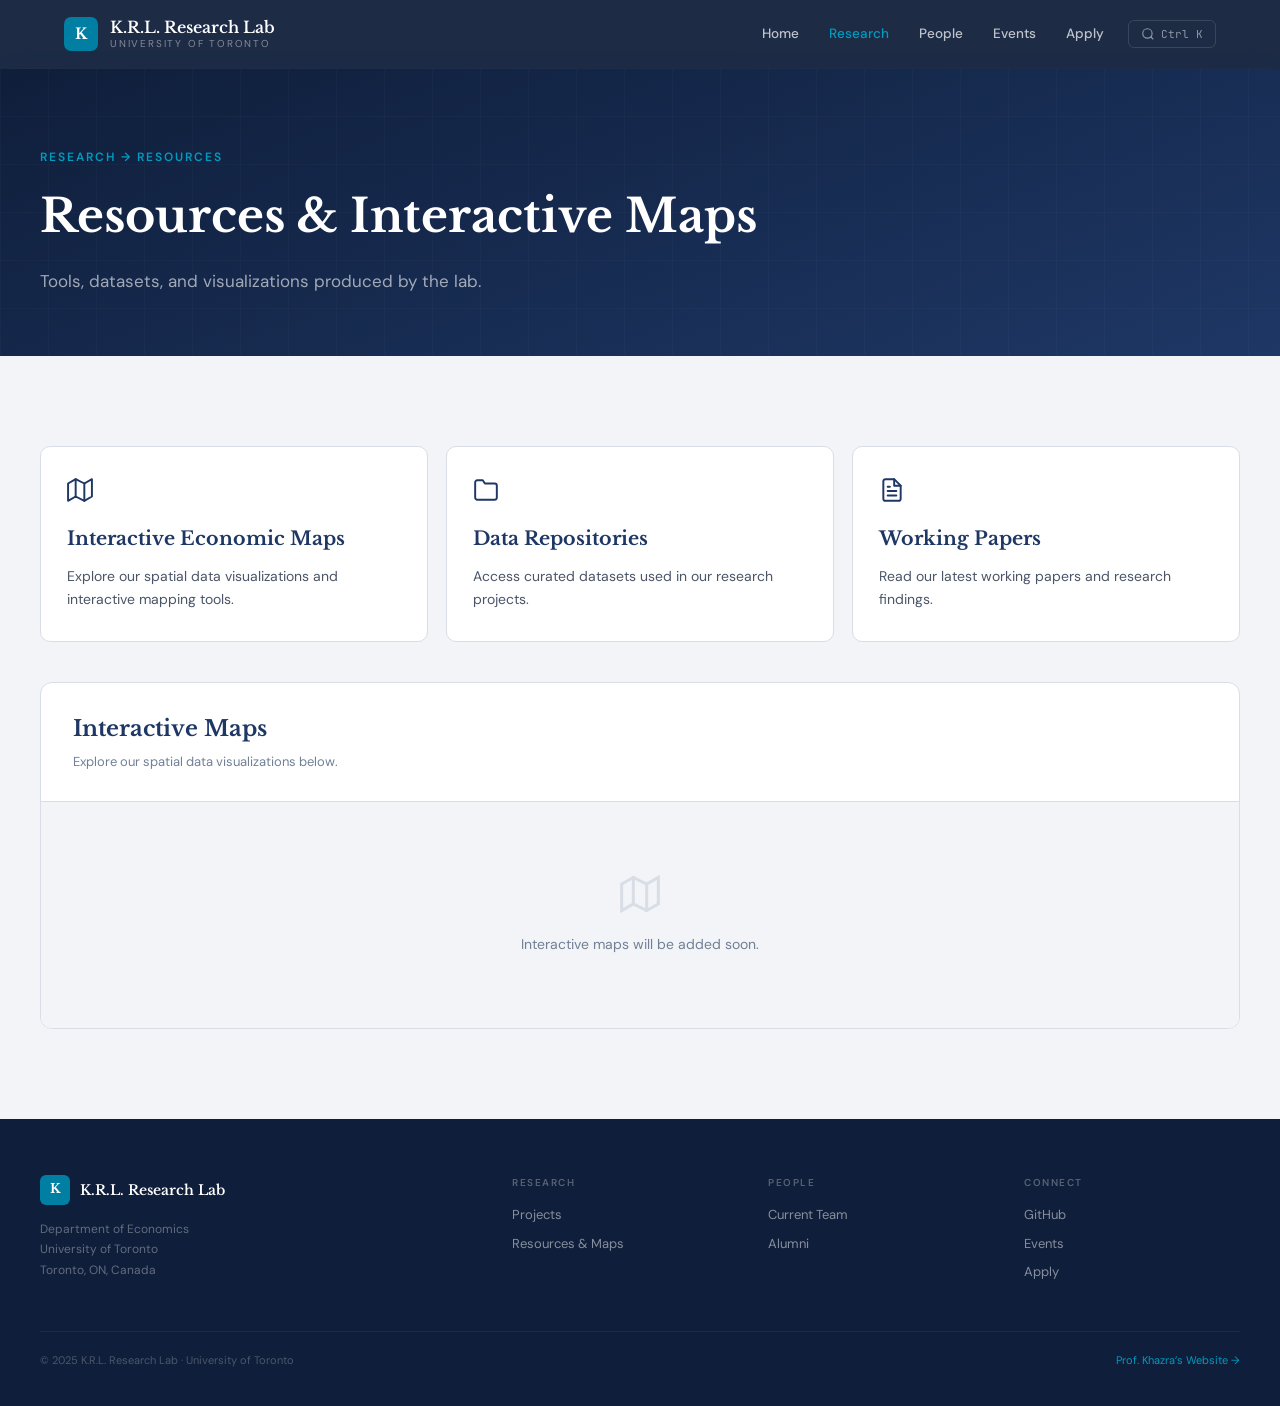
<file: resources.html>
<!DOCTYPE html>
<html lang="en">
<head>
<meta charset="UTF-8">
<meta name="viewport" content="width=device-width, initial-scale=1.0">
<meta name="description" content="K.R.L. Research Lab — Applied Economics & Data Science at the University of Toronto, led by Professor Nazanin Khazra.">
<meta name="keywords" content="KRL Lab, University of Toronto, economics, data science, econometrics, research lab, Nazanin Khazra">
<title>Resources — K.R.L. Research Lab</title>
<link rel="preconnect" href="https://fonts.googleapis.com">
<link rel="preconnect" href="https://fonts.gstatic.com" crossorigin>
<link href="https://fonts.googleapis.com/css2?family=DM+Sans:wght@300;400;500;600;700&family=Libre+Baskerville:wght@400;700&family=JetBrains+Mono:wght@400;500&display=swap" rel="stylesheet">
<link rel="stylesheet" href="https://cdnjs.cloudflare.com/ajax/libs/font-awesome/6.0.0/css/all.min.css">
<link rel="stylesheet" href="style.css">
</head>
<body>
<nav class="site-nav" id="siteNav">
  <div class="nav-inner">
    <a class="nav-logo" href="index.html">
      <div class="nav-logo-icon">K</div>
      <div class="nav-logo-text">
        <div class="nav-logo-name">K.R.L. Research Lab</div>
        <div class="nav-logo-sub">University of Toronto</div>
      </div>
    </a>
    <div class="nav-links">
      <div class="nav-item"><a href="index.html">Home</a></div>
      <div class="nav-item">
        <a href="research.html" class="active">Research</a>
        <div class="nav-dropdown">
          <a href="research.html">Projects</a>
          <a href="resources.html">Resources &amp; Maps</a>
        </div>
      </div>
      <div class="nav-item">
        <a href="people.html">People</a>
        <div class="nav-dropdown">
          <a href="people.html">Current Team</a>
          <a href="alumni.html">Alumni</a>
        </div>
      </div>
      <div class="nav-item"><a href="events.html">Events</a></div>
      <div class="nav-item"><a href="apply.html">Apply</a></div>
      <button class="nav-search-btn" onclick="openSearch()">
        <svg viewBox="0 0 24 24" fill="none" stroke="currentColor" stroke-width="2"><circle cx="11" cy="11" r="8"/><path d="m21 21-4.3-4.3"/></svg>
        Ctrl K
      </button>
    </div>
  </div>
</nav>

<div class="search-overlay" id="searchOverlay" onclick="closeSearch()">
  <div class="search-box" onclick="event.stopPropagation()">
    <div class="search-inner">
      <div class="search-input-row">
        <svg viewBox="0 0 24 24" fill="none" stroke-width="2" stroke-linecap="round"><circle cx="11" cy="11" r="8"/><path d="m21 21-4.3-4.3"/></svg>
        <input type="text" id="searchInput" placeholder="Search people, research, events…" oninput="doSearch()">
        <button class="search-esc" onclick="closeSearch()">ESC</button>
      </div>
      <div id="searchResults"></div>
    </div>
  </div>
</div>

<div style="padding-top:68px">
  <div class="page-header"><div class="page-header-inner"><div class="breadcrumb">Research &rarr; Resources</div><h1>Resources &amp; Interactive Maps</h1><div class="subtitle">Tools, datasets, and visualizations produced by the lab.</div></div></div>
  <section class="section grey-bg">
    <div class="section-inner">
      <div class="card-grid col-res" id="resourceCards" style="margin-bottom:40px"></div>
      <div class="map-container reveal">
        <div class="map-header"><h3>Interactive Maps</h3><p>Explore our spatial data visualizations below.</p></div>
        <div class="map-body">
          <svg width="40" height="40" viewBox="0 0 24 24" fill="none" stroke="var(--border)" stroke-width="1.8" stroke-linecap="round"><path d="M1 6v16l7-4 8 4 7-4V2l-7 4-8-4-7 4z"/><path d="M8 2v16M16 6v16"/></svg>
          <p style="margin-top:12px">Interactive maps will be added soon.</p>
        </div>
      </div>
    </div>
  </section>
</div>

<footer class="site-footer">
  <div class="footer-inner">
    <div class="footer-grid">
      <div>
        <div class="footer-brand"><div class="icon">K</div><span>K.R.L. Research Lab</span></div>
        <p class="footer-addr">Department of Economics<br>University of Toronto<br>Toronto, ON, Canada</p>
      </div>
      <div class="footer-col">
        <div class="footer-col-title">Research</div>
        <a href="research.html">Projects</a>
        <a href="resources.html">Resources &amp; Maps</a>
      </div>
      <div class="footer-col">
        <div class="footer-col-title">People</div>
        <a href="people.html">Current Team</a>
        <a href="alumni.html">Alumni</a>
      </div>
      <div class="footer-col">
        <div class="footer-col-title">Connect</div>
        <a href="https://github.com/KRLResearchLab" target="_blank">GitHub</a>
        <a href="events.html">Events</a>
        <a href="apply.html">Apply</a>
      </div>
    </div>
    <div class="footer-bottom">
      <span class="footer-copy">&copy; 2025 K.R.L. Research Lab &middot; University of Toronto</span>
      <a href="https://www.nazaninkhazra.com/home" target="_blank" class="footer-link">Prof. Khazra&rsquo;s Website &rarr;</a>
    </div>
  </div>
</footer>
<script src="script.js"></script>
</body>
</html>
</file>
<file: style.css>
/* ── Reset & Variables ── */
*{margin:0;padding:0;box-sizing:border-box}
:root{
  --uoft-blue:#1E3765;
  --uoft-blue-dark:#152A4F;
  --uoft-blue-deep:#0F1E3A;
  --boundless:#007FA3;
  --boundless-light:#009BBF;
  --white:#FFFFFF;
  --light-grey:#F2F4F7;
  --mid-grey:#E4E7EC;
  --text-dark:#1A1A1A;
  --text-mid:#4A5568;
  --text-light:#718096;
  --border:#D9DEE6;
  --font-heading:'Libre Baskerville','Georgia',serif;
  --font-body:'DM Sans','Segoe UI',sans-serif;
  --font-mono:'JetBrains Mono',monospace;
}
html{scroll-behavior:smooth}
body{font-family:var(--font-body);color:var(--text-dark);background:var(--light-grey);overflow-x:hidden;line-height:1.6}
h1,h2,h3,h4{font-family:var(--font-heading);color:var(--uoft-blue);margin:0;font-weight:700}
a{text-decoration:none;color:inherit}
::selection{background:rgba(0,127,163,0.2)}
::-webkit-scrollbar{width:7px}
::-webkit-scrollbar-track{background:var(--light-grey)}
::-webkit-scrollbar-thumb{background:var(--border);border-radius:4px}

/* ── Nav ── */
.site-nav{position:fixed;top:0;left:0;right:0;z-index:1000;background:rgba(15,30,58,0.94);backdrop-filter:blur(14px);border-bottom:1px solid rgba(255,255,255,0.04);transition:all .3s}
.site-nav.scrolled{background:rgba(30,55,101,0.98);border-bottom-color:rgba(255,255,255,0.07)}
.nav-inner{max-width:1200px;margin:0 auto;padding:0 24px;display:flex;align-items:center;justify-content:space-between;height:68px;transition:height .3s}
.site-nav.scrolled .nav-inner{height:58px}
.nav-logo{display:flex;align-items:center;gap:12px;cursor:pointer;text-decoration:none}
.nav-logo-icon{width:34px;height:34px;border-radius:7px;background:var(--boundless);display:flex;align-items:center;justify-content:center;font-family:var(--font-heading);font-weight:700;font-size:15px;color:#fff}
.nav-logo-text{line-height:1.2}
.nav-logo-name{font-family:var(--font-heading);font-size:16px;font-weight:600;color:#fff}
.nav-logo-sub{font-family:var(--font-body);font-size:10px;color:rgba(255,255,255,0.45);letter-spacing:1.8px;text-transform:uppercase}
.nav-links{display:flex;align-items:center;gap:2px}
.nav-item{position:relative}
.nav-item>a{background:none;border:none;color:rgba(255,255,255,0.72);font-family:var(--font-body);font-size:13.5px;font-weight:500;padding:8px 14px;cursor:pointer;border-radius:6px;transition:color .2s;display:inline-block}
.nav-item>a:hover,.nav-item>a.active{color:#fff}
.nav-item>a.active{color:var(--boundless-light)}
.nav-dropdown{position:absolute;top:100%;left:0;background:var(--uoft-blue);border-radius:8px;padding:6px 0;min-width:175px;box-shadow:0 8px 30px rgba(0,0,0,0.25);border:1px solid rgba(255,255,255,0.08);opacity:0;pointer-events:none;transform:translateY(4px);transition:all .2s}
.nav-item:hover .nav-dropdown{opacity:1;pointer-events:auto;transform:translateY(0)}
.nav-dropdown a{display:block;color:rgba(255,255,255,0.65);font-family:var(--font-body);font-size:13px;padding:9px 16px;transition:all .15s}
.nav-dropdown a:hover{background:rgba(255,255,255,0.06);color:#fff}
.nav-search-btn{background:none!important;border:1px solid rgba(255,255,255,0.12)!important;color:rgba(255,255,255,0.5)!important;padding:6px 12px!important;border-radius:6px;display:flex;align-items:center;gap:6px;margin-left:8px;cursor:pointer;transition:all .2s;font-family:var(--font-mono);font-size:11px}
.nav-search-btn:hover{border-color:rgba(255,255,255,0.25)!important;color:#fff!important}
.nav-search-btn svg{width:14px;height:14px}

/* ── Search Overlay ── */
.search-overlay{position:fixed;inset:0;z-index:2000;background:rgba(15,30,58,0.82);backdrop-filter:blur(10px);display:none;justify-content:center;padding-top:110px}
.search-overlay.open{display:flex}
.search-box{width:100%;max-width:540px;padding:0 24px}
.search-inner{background:#fff;border-radius:12px;overflow:hidden;box-shadow:0 24px 80px rgba(0,0,0,0.25)}
.search-input-row{display:flex;align-items:center;padding:14px 18px;border-bottom:1px solid var(--border);gap:10px}
.search-input-row svg{width:18px;height:18px;stroke:var(--text-light);flex-shrink:0}
.search-input-row input{flex:1;border:none;outline:none;font-family:var(--font-body);font-size:15px;color:var(--text-dark);background:transparent}
.search-esc{background:var(--light-grey);border:none;border-radius:5px;padding:3px 8px;font-family:var(--font-mono);font-size:11px;color:var(--text-light);cursor:pointer}
.search-results{max-height:300px;overflow-y:auto;padding:6px 0}
.search-result{display:flex;align-items:center;gap:10px;width:100%;text-align:left;background:none;border:none;padding:10px 18px;cursor:pointer;font-family:var(--font-body);font-size:14px;color:var(--text-dark);transition:background .12s;text-decoration:none}
.search-result:hover{background:var(--light-grey)}
.search-tag{font-size:10px;color:var(--boundless);background:rgba(0,127,163,0.08);padding:2px 8px;border-radius:4px;text-transform:uppercase;letter-spacing:1px;font-weight:600;white-space:nowrap}
.search-empty{padding:20px;text-align:center;font-family:var(--font-body);color:var(--text-light);font-size:14px}

/* ── Page Header ── */
.page-header{background:linear-gradient(160deg,var(--uoft-blue-deep),var(--uoft-blue));padding:80px 24px 60px;position:relative;overflow:hidden}
.page-header::before{content:'';position:absolute;inset:0;opacity:.03;background-image:linear-gradient(rgba(255,255,255,.6) 1px,transparent 1px),linear-gradient(90deg,rgba(255,255,255,.6) 1px,transparent 1px);background-size:48px 48px}
.page-header-inner{max-width:1200px;margin:0 auto;position:relative;z-index:1}
.page-header .breadcrumb{font-family:var(--font-body);font-size:12px;letter-spacing:2px;text-transform:uppercase;color:var(--boundless-light);font-weight:600;margin-bottom:12px}
.page-header h1{font-size:clamp(32px,4vw,46px);color:#fff;margin-bottom:14px}
.page-header .subtitle{font-family:var(--font-body);font-size:17px;color:rgba(255,255,255,0.6);max-width:580px;line-height:1.7}

/* ── Hero ── */
.hero{background:linear-gradient(160deg,var(--uoft-blue-deep) 0%,var(--uoft-blue) 55%,var(--uoft-blue-dark) 100%);position:relative;overflow:hidden;min-height:88vh;display:flex;align-items:center}
.hero::before{content:'';position:absolute;inset:0;opacity:.035;background-image:linear-gradient(rgba(255,255,255,.5) 1px,transparent 1px),linear-gradient(90deg,rgba(255,255,255,.5) 1px,transparent 1px);background-size:56px 56px}
.hero-blob1{position:absolute;top:-100px;right:-100px;width:450px;height:450px;border-radius:50%;background:radial-gradient(circle,rgba(0,127,163,0.07) 0%,transparent 70%)}
.hero-inner{max-width:1200px;margin:0 auto;padding:120px 24px 80px;position:relative;z-index:1;width:100%;display:grid;grid-template-columns:1fr 1fr;gap:56px;align-items:center}
.hero-badge{display:inline-flex;align-items:center;gap:8px;background:rgba(0,127,163,0.1);border:1px solid rgba(0,127,163,0.2);border-radius:20px;padding:6px 16px;margin-bottom:28px}
.hero-badge-dot{width:6px;height:6px;border-radius:50%;background:var(--boundless-light);animation:pulse 2s infinite}
@keyframes pulse{0%,100%{opacity:1}50%{opacity:.4}}
.hero-badge span{font-family:var(--font-body);font-size:11px;color:var(--boundless-light);letter-spacing:1.5px;text-transform:uppercase;font-weight:600}
.hero h1{font-size:clamp(34px,4.2vw,54px);color:#fff;line-height:1.15;margin-bottom:20px}
.hero h1 span{color:var(--boundless-light)}
.hero-desc{font-family:var(--font-body);font-size:17px;color:rgba(255,255,255,0.6);line-height:1.75;max-width:460px;margin-bottom:36px}
.hero-desc strong{color:rgba(255,255,255,0.88)}
.hero-btns{display:flex;gap:12px;flex-wrap:wrap}
.btn-primary,.btn-primary-link{font-family:var(--font-body);font-size:14px;font-weight:600;padding:13px 26px;border-radius:7px;border:none;background:var(--boundless);color:#fff;cursor:pointer;transition:all .2s;box-shadow:0 4px 16px rgba(0,127,163,0.25);display:inline-block}
.btn-primary:hover,.btn-primary-link:hover{background:var(--boundless-light);transform:translateY(-2px)}
.btn-outline,.btn-outline-link{font-family:var(--font-body);font-size:14px;font-weight:600;padding:13px 26px;border-radius:7px;border:1px solid rgba(255,255,255,0.18);background:rgba(255,255,255,0.05);color:#fff;cursor:pointer;transition:all .2s;display:inline-block}
.btn-outline:hover,.btn-outline-link:hover{background:rgba(255,255,255,0.1);border-color:rgba(255,255,255,0.3)}
.hero-stats{display:grid;grid-template-columns:1fr 1fr;gap:14px}
.stat-card{background:rgba(255,255,255,0.04);border:1px solid rgba(255,255,255,0.07);border-radius:10px;padding:22px 18px;transition:all .3s}
.stat-card:hover{background:rgba(255,255,255,0.08);transform:translateY(-3px)}
.stat-card svg{margin-bottom:10px;opacity:.6}
.stat-num{font-family:var(--font-heading);font-size:30px;font-weight:700;color:#fff}
.stat-label{font-family:var(--font-body);font-size:12px;color:rgba(255,255,255,0.45);margin-top:2px}

/* ── Section Utils ── */
.section{padding:90px 24px}
.section.white-bg{background:var(--white)}
.section.grey-bg{background:var(--light-grey)}
.section.blue-bg{background:var(--uoft-blue);text-align:center}
.section-inner{max-width:1200px;margin:0 auto}
.section-inner.narrow{max-width:860px}
.section-inner.narrower{max-width:660px}
.section-label{font-family:var(--font-body);font-size:12px;letter-spacing:2.5px;text-transform:uppercase;color:var(--boundless);font-weight:600;margin-bottom:8px}
.section-head-row{display:flex;justify-content:space-between;align-items:flex-end;flex-wrap:wrap;gap:16px;margin-bottom:40px}
.btn-link{font-family:var(--font-body);font-size:13px;font-weight:600;color:var(--boundless);background:none;border:1px solid rgba(0,127,163,0.16);padding:9px 18px;border-radius:7px;cursor:pointer;transition:all .2s;text-decoration:none;display:inline-block}
.btn-link:hover{background:rgba(0,127,163,0.05)}

/* ── Cards ── */
.card{background:var(--white);border-radius:10px;border:1px solid var(--border);transition:all .3s}
.card:hover{box-shadow:0 6px 28px rgba(30,55,101,0.07);border-color:rgba(0,127,163,0.25);transform:translateY(-3px)}
.card.no-hover:hover{box-shadow:none;border-color:var(--border);transform:none}
.card-grid{display:grid;gap:18px}
.card-grid.col3{grid-template-columns:repeat(auto-fill,minmax(340px,1fr))}
.card-grid.col6{grid-template-columns:repeat(auto-fill,minmax(180px,1fr));justify-content:center}
.card-grid.col-res{grid-template-columns:repeat(auto-fill,minmax(300px,1fr))}

/* ── Research Card ── */
.research-card{padding:30px 26px}
.research-card svg{margin-bottom:14px}
.research-card h3{font-size:19px;margin-bottom:10px}
.research-card p{font-family:var(--font-body);font-size:14px;color:var(--text-mid);line-height:1.65}

/* ── Team Card (small) ── */
.team-card-sm{padding:26px 18px;text-align:center;display:flex;flex-direction:column;align-items:center}
.team-card-sm .avatar{margin-bottom:14px}
.team-card-sm h4{font-size:15px;margin-bottom:4px}
.team-card-sm .year{font-family:var(--font-body);font-size:11.5px;color:var(--boundless);font-weight:600}

/* ── Team Card (full) ── */
.team-card{padding:28px 24px}
.team-card-header{display:flex;align-items:center;gap:14px;margin-bottom:14px}
.team-card h4{font-size:17px}
.team-card .meta{font-family:var(--font-body);font-size:12px;color:var(--boundless);font-weight:600}
.team-card p{font-family:var(--font-body);font-size:13.5px;color:var(--text-mid);line-height:1.65}
.linkedin-icon{color:#0077b5;font-size:14px;margin-left:6px;opacity:0.7;transition:opacity .2s}
.linkedin-icon:hover{opacity:1}

/* ── Avatar ── */
.avatar{border-radius:50%;display:flex;align-items:center;justify-content:center;font-family:var(--font-heading);font-weight:700;color:var(--uoft-blue);flex-shrink:0;letter-spacing:.5px;background:linear-gradient(135deg,rgba(30,55,101,0.09),rgba(0,127,163,0.09))}
.avatar.sm{width:22px;height:22px;font-size:8px}
.avatar.md{width:50px;height:50px;font-size:17px}
.avatar.lg{width:64px;height:64px;font-size:22px}
.avatar.xl{width:90px;height:90px;font-size:30px}
.avatar.photo{background:none;overflow:hidden}
.avatar.photo img{width:100%;height:100%;object-fit:cover;object-position:center 15%}

/* ── Director Card ── */
.director-card{padding:36px;display:flex;gap:28px;align-items:center;flex-wrap:wrap}
.director-card h3{font-size:24px;margin-bottom:6px}
.director-card .label{font-family:var(--font-body);font-size:10px;letter-spacing:1.5px;text-transform:uppercase;color:var(--boundless);font-weight:600;margin-bottom:4px}
.director-card p{font-family:var(--font-body);font-size:14px;color:var(--text-mid);line-height:1.7;margin-bottom:10px}
.director-card .ext-link{font-family:var(--font-body);font-size:13px;font-weight:600;color:var(--boundless);display:inline-flex;align-items:center;gap:4px}

/* ── Alumni Card ── */
.alumni-card{padding:24px 28px;margin-bottom:14px;display:flex;align-items:center;gap:18px}
.alumni-card h4{font-size:16px}
.alumni-card .sub{font-family:var(--font-body);font-size:12px;color:var(--text-light)}
.alumni-card .now{font-family:var(--font-body);font-size:13px;color:var(--boundless);font-weight:500;text-align:right;margin-left:auto}

/* ── Event Card ── */
.event-card{border-radius:12px;overflow:hidden;margin-bottom:20px}
.event-header{padding:28px 32px;cursor:pointer;display:flex;justify-content:space-between;align-items:flex-start}
.event-header.featured{background:linear-gradient(135deg,var(--uoft-blue),var(--uoft-blue-dark))}
.event-header .feat-tag{display:inline-block;font-family:var(--font-body);font-size:10px;letter-spacing:1.5px;text-transform:uppercase;font-weight:600;background:rgba(255,255,255,0.08);padding:3px 10px;border-radius:10px;margin-bottom:8px}
.event-header.featured .feat-tag{color:rgba(255,255,255,0.6)}
.event-header.featured h3{color:#fff}
.event-header.featured .event-meta{color:rgba(255,255,255,0.5)}
.event-header h3{font-size:22px;margin-bottom:6px}
.event-meta{font-family:var(--font-body);font-size:13px;color:var(--text-light)}
.event-chevron{flex-shrink:0;margin-top:4px;transition:transform .3s;color:var(--text-light)}
.event-header.featured .event-chevron{color:rgba(255,255,255,0.35)}
.event-card.open .event-chevron{transform:rotate(180deg)}
.event-body{max-height:0;overflow:hidden;transition:max-height .5s cubic-bezier(.22,1,.36,1)}
.event-card.open .event-body{max-height:800px}
.event-body-inner{padding:28px 32px;border-top:1px solid var(--border)}
.event-body p{font-family:var(--font-body);font-size:14px;color:var(--text-dark);line-height:1.75;margin-bottom:24px}
.event-cols{display:grid;grid-template-columns:1fr 1fr;gap:28px}
.event-col-label{font-family:var(--font-body);font-size:10px;letter-spacing:1.5px;text-transform:uppercase;color:var(--boundless);font-weight:600;margin-bottom:10px}
.event-topic{display:flex;align-items:center;gap:8px;margin-bottom:6px;font-family:var(--font-body);font-size:13.5px;color:var(--text-dark)}
.event-topic-dot{width:4px;height:4px;border-radius:50%;background:var(--boundless);flex-shrink:0}
.event-presenter{display:flex;align-items:center;gap:8px;margin-bottom:6px;font-family:var(--font-body);font-size:13.5px;color:var(--text-dark)}
.event-photos-placeholder{margin-top:20px;padding:16px;background:var(--light-grey);border-radius:8px;text-align:center;font-family:var(--font-body);font-size:12px;color:var(--text-light);font-style:italic}

/* ── Featured Event (home) ── */
.feat-event-grid{border-radius:12px;overflow:hidden;display:grid;grid-template-columns:1fr 1fr}
.feat-event-left{background:linear-gradient(135deg,var(--uoft-blue),var(--uoft-blue-dark));padding:44px 36px;display:flex;flex-direction:column;justify-content:center;position:relative;overflow:hidden}
.feat-event-left::after{content:'';position:absolute;top:-30px;right:-30px;width:150px;height:150px;border-radius:50%;background:rgba(255,255,255,0.03)}
.feat-event-left .tag{display:inline-flex;align-items:center;gap:6px;background:rgba(255,255,255,0.08);border:1px solid rgba(255,255,255,0.12);border-radius:14px;padding:4px 12px;margin-bottom:18px;width:fit-content}
.feat-event-left .tag span{font-family:var(--font-body);font-size:10px;color:rgba(255,255,255,0.7);letter-spacing:1.5px;text-transform:uppercase;font-weight:600}
.feat-event-left h3{font-size:26px;color:#fff;line-height:1.2;margin-bottom:10px}
.feat-event-left .meta{font-family:var(--font-body);font-size:13px;color:rgba(255,255,255,0.5)}
.feat-event-right{padding:36px}
.feat-event-right p{font-family:var(--font-body);font-size:14px;color:var(--text-mid);line-height:1.7;margin-bottom:20px}
.topic-pills{display:flex;flex-wrap:wrap;gap:5px;margin-bottom:14px}
.topic-pill{font-family:var(--font-body);font-size:11.5px;background:var(--light-grey);color:var(--uoft-blue);padding:3px 10px;border-radius:10px;font-weight:500}

/* ── Apply ── */
.apply-card{padding:44px 36px}
.apply-card h2{font-size:26px;margin-bottom:20px}
.apply-req{display:flex;align-items:flex-start;gap:10px;margin-bottom:14px}
.apply-req svg{margin-top:2px;flex-shrink:0}
.apply-req span{font-family:var(--font-body);font-size:14px;color:var(--text-dark);line-height:1.6}
.apply-note{background:var(--light-grey);border-radius:10px;padding:22px 20px;margin:32px 0 28px}
.apply-note p{font-family:var(--font-body);font-size:13.5px;color:var(--text-mid);line-height:1.7}
.apply-note strong{color:var(--uoft-blue)}
.btn-apply{display:inline-block;font-family:var(--font-body);font-size:15px;font-weight:600;padding:14px 32px;border-radius:8px;background:var(--boundless);color:#fff;transition:all .2s;box-shadow:0 4px 16px rgba(0,127,163,0.2)}
.btn-apply:hover{background:var(--boundless-light);transform:translateY(-2px)}

/* ── CTA Band ── */
.cta-band h2{color:#fff;font-size:34px;margin-bottom:12px}
.cta-band p{font-family:var(--font-body);font-size:15px;color:rgba(255,255,255,0.6);max-width:440px;margin:0 auto 28px}
.cta-band .btn-white{display:inline-block;font-family:var(--font-body);font-size:14px;font-weight:600;padding:13px 28px;border-radius:7px;background:#fff;color:var(--uoft-blue);transition:transform .2s;box-shadow:0 4px 16px rgba(0,0,0,0.12)}
.cta-band .btn-white:hover{transform:translateY(-2px)}

/* ── Map placeholder ── */
.map-container{background:var(--white);border-radius:12px;border:1px solid var(--border);overflow:hidden}
.map-header{padding:28px 32px;border-bottom:1px solid var(--border)}
.map-header h3{font-size:22px;margin-bottom:6px}
.map-header p{font-family:var(--font-body);font-size:13px;color:var(--text-light)}
.map-body{background:var(--light-grey);padding:72px 36px;text-align:center}
.map-body p{font-family:var(--font-body);font-size:14px;color:var(--text-light)}
.map-body .sub{font-size:12px;color:var(--mid-grey);margin-top:4px}

/* ── Footer ── */
.site-footer{background:var(--uoft-blue-deep);padding:56px 24px 36px}
.footer-inner{max-width:1200px;margin:0 auto}
.footer-grid{display:grid;grid-template-columns:2fr 1fr 1fr 1fr;gap:40px;margin-bottom:40px}
.footer-brand{display:flex;align-items:center;gap:10px;margin-bottom:14px}
.footer-brand .icon{width:30px;height:30px;border-radius:6px;background:var(--boundless);display:flex;align-items:center;justify-content:center;font-family:var(--font-heading);font-weight:700;font-size:13px;color:#fff}
.footer-brand span{font-family:var(--font-heading);font-size:14px;font-weight:600;color:#fff}
.footer-addr{font-family:var(--font-body);font-size:12px;color:rgba(255,255,255,0.35);line-height:1.7;max-width:280px}
.footer-col-title{font-family:var(--font-body);font-size:10px;letter-spacing:1.5px;text-transform:uppercase;color:rgba(255,255,255,0.3);font-weight:600;margin-bottom:14px}
.footer-col a{display:block;font-family:var(--font-body);font-size:13px;color:rgba(255,255,255,0.5);margin-bottom:8px;transition:color .15s}
.footer-col a:hover{color:#fff}
.footer-bottom{border-top:1px solid rgba(255,255,255,0.06);padding-top:20px;display:flex;justify-content:space-between;align-items:center}
.footer-copy{font-family:var(--font-body);font-size:11px;color:rgba(255,255,255,0.25)}
.footer-link{font-family:var(--font-body);font-size:11px;color:var(--boundless-light)}

/* ── Event Photo Gallery ── */
.gallery-strip{display:flex;gap:8px;overflow-x:auto;padding:8px 0 4px;scroll-snap-type:x mandatory;-webkit-overflow-scrolling:touch}
.gallery-strip::-webkit-scrollbar{height:4px}
.gallery-strip::-webkit-scrollbar-thumb{background:var(--border);border-radius:2px}
.gallery-strip img{height:140px;border-radius:8px;object-fit:cover;cursor:pointer;scroll-snap-align:start;flex-shrink:0;transition:transform .2s,box-shadow .2s}
.gallery-strip img:hover{transform:scale(1.03);box-shadow:0 4px 16px rgba(0,0,0,0.1)}

/* ── Event Media (PDF Slides) ── */
.event-slides-frame {
  width: 100%;
  height: 400px; /* Adjust this value to make the frame taller or shorter */
  border: 1px solid var(--border);
  border-radius: 8px;
  background: var(--light-grey);
  margin-top: 8px;
  display: block;
}

@media(max-width:600px){
  .event-slides-frame {
    height: 280px; /* Smaller frame on mobile devices */
  }
}

/* ── Gallery Lightbox ── */
.gallery-lightbox{position:fixed;inset:0;z-index:3000;display:none;align-items:center;justify-content:center}
.gallery-lightbox.open{display:flex}
.gallery-lb-backdrop{position:absolute;inset:0;background:rgba(10,20,40,0.92);backdrop-filter:blur(6px)}
.gallery-lb-content{position:relative;z-index:1;display:flex;align-items:center;justify-content:center;max-width:90vw;max-height:85vh;gap:16px}
.gallery-lb-img{max-width:80vw;max-height:80vh;border-radius:10px;object-fit:contain;box-shadow:0 12px 48px rgba(0,0,0,0.4)}
.gallery-lb-close{position:fixed;top:20px;right:24px;background:none;border:none;color:#fff;font-size:32px;cursor:pointer;opacity:0.7;transition:opacity .2s;z-index:2;line-height:1}
.gallery-lb-close:hover{opacity:1}
.gallery-lb-arrow{background:rgba(255,255,255,0.1);border:1px solid rgba(255,255,255,0.15);border-radius:50%;width:44px;height:44px;display:flex;align-items:center;justify-content:center;cursor:pointer;transition:all .2s;flex-shrink:0}
.gallery-lb-arrow:hover{background:rgba(255,255,255,0.2);border-color:rgba(255,255,255,0.3)}
.gallery-lb-counter{position:absolute;bottom:-36px;left:50%;transform:translateX(-50%);font-family:var(--font-body);font-size:13px;color:rgba(255,255,255,0.5)}

/* ── Scroll Animations ── */
.reveal{opacity:0;transform:translateY(28px);transition:opacity .65s cubic-bezier(.22,1,.36,1),transform .65s cubic-bezier(.22,1,.36,1)}
.reveal.visible{opacity:1;transform:translateY(0)}

/* ── Responsive ── */
@media(max-width:900px){
  .hero-inner{grid-template-columns:1fr;text-align:center}
  .hero-desc{margin-left:auto;margin-right:auto}
  .hero-btns{justify-content:center}
  .hero-stats{max-width:400px;margin:0 auto}
  .feat-event-grid{grid-template-columns:1fr}
  .event-cols{grid-template-columns:1fr}
  .card-grid.col3{grid-template-columns:repeat(auto-fill,minmax(280px,1fr))}
  .card-grid.col6{grid-template-columns:repeat(auto-fill,minmax(150px,1fr))}
  .footer-grid{grid-template-columns:1fr 1fr}
  .director-card{flex-direction:column;text-align:center}
  .alumni-card{flex-direction:column;text-align:center}
  .alumni-card .now{margin-left:0;margin-top:4px}
}
@media(max-width:600px){
  .nav-links{display:none}
  .hero h1{font-size:clamp(28px,7vw,42px)}
  .hero-stats{grid-template-columns:1fr 1fr}
  .card-grid.col6{grid-template-columns:1fr 1fr}
}
</file>
